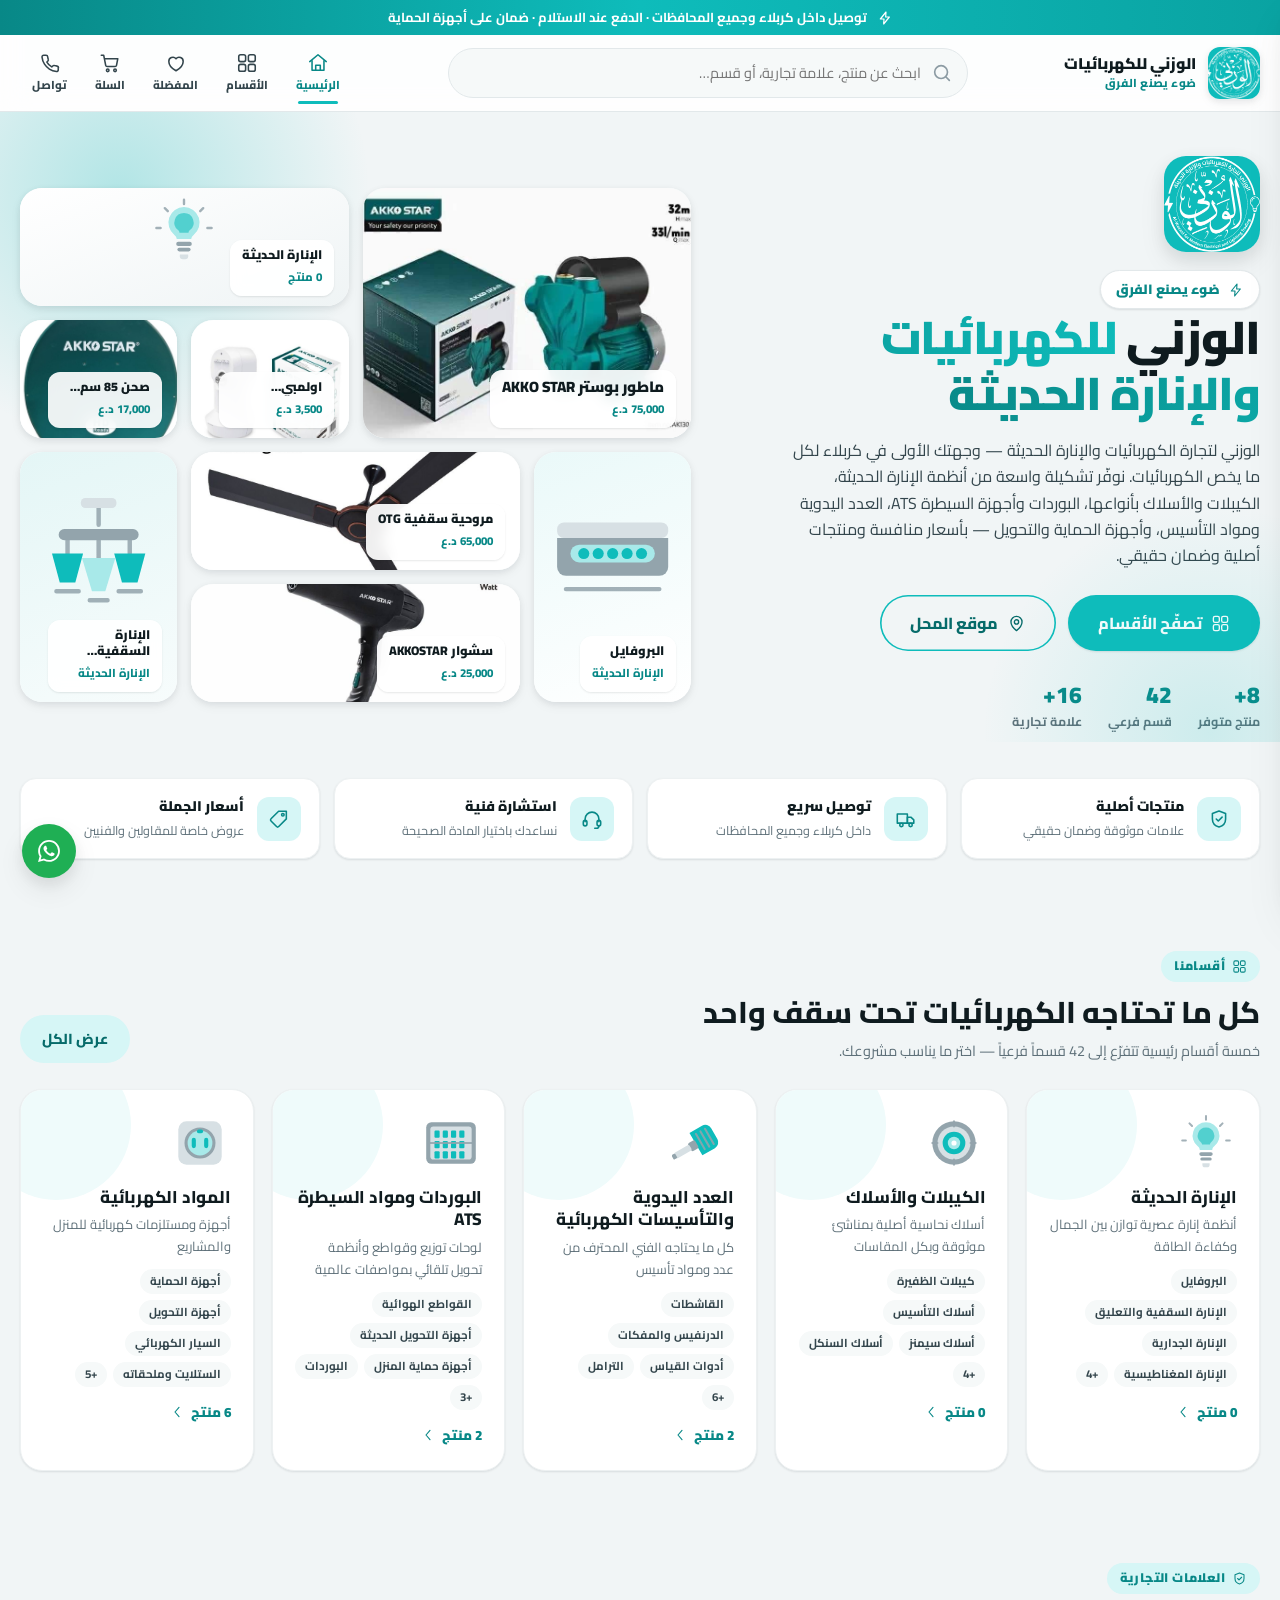
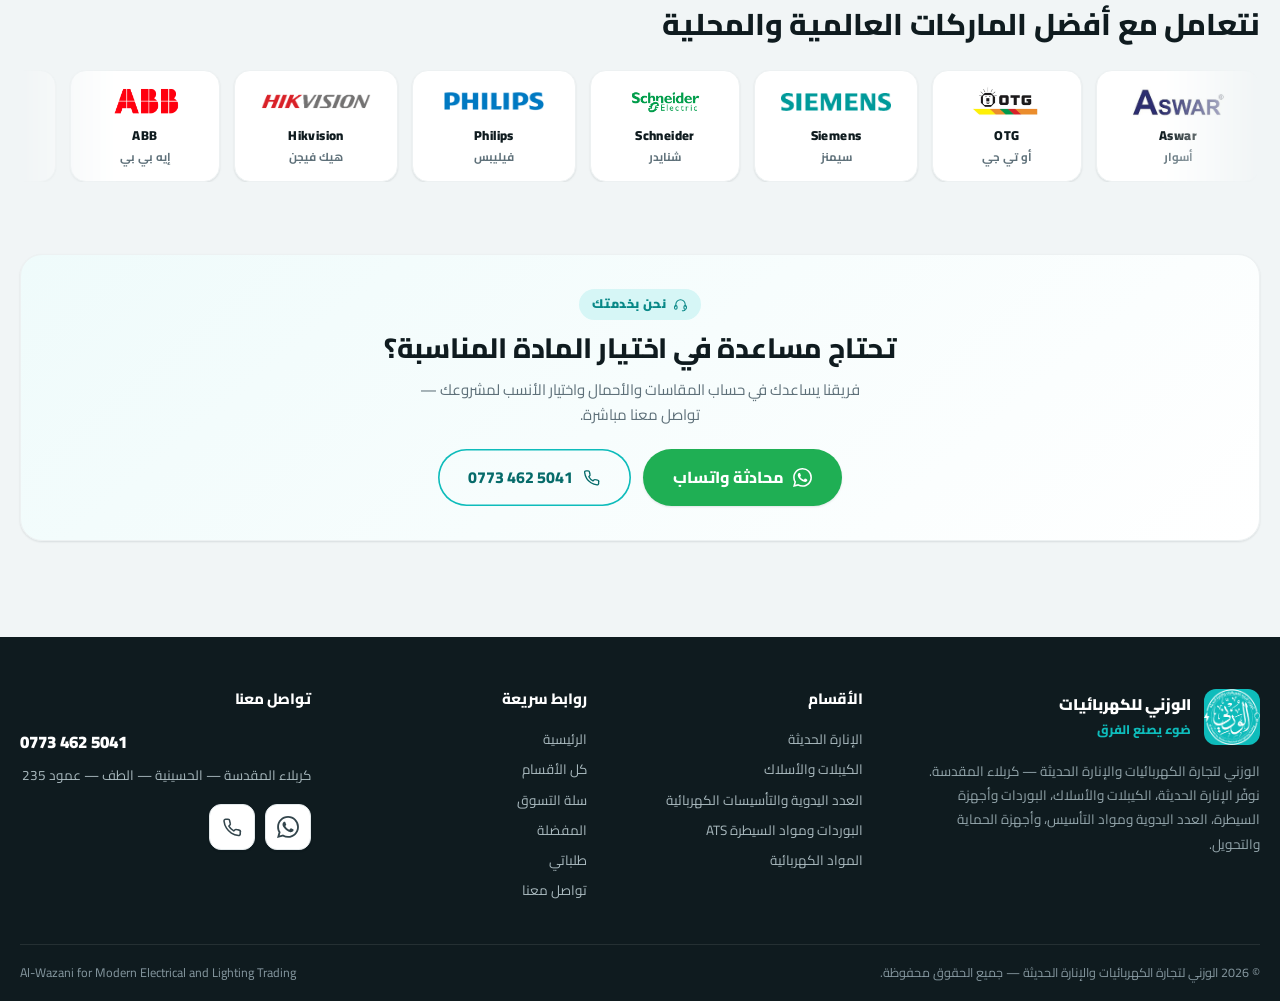
<file: index.html>
<!DOCTYPE html>
<html lang="ar" dir="rtl">
<head>
<meta charset="UTF-8">
<meta name="viewport" content="width=device-width, initial-scale=1, viewport-fit=cover">
<title>الوزني للكهربائيات والإنارة الحديثة — ضوء يصنع الفرق</title>
<meta name="description" content="متجر الوزني لتجارة الكهربائيات والإنارة الحديثة في كربلاء — إنارة حديثة، كيبلات وأسلاك، بوردات وأجهزة ATS، عدد يدوية ومواد تأسيس، وأجهزة حماية وتحويل بأسعار منافسة.">
<meta name="theme-color" content="#0EBCBB">
<link rel="icon" href="assets/img/favicon.png?v=3" type="image/png">
<link rel="apple-touch-icon" href="assets/img/pwa/apple-touch-180.png">
<link rel="manifest" href="manifest.json">
<meta name="mobile-web-app-capable" content="yes">
<meta name="apple-mobile-web-app-capable" content="yes">
<meta name="apple-mobile-web-app-status-bar-style" content="default">
<meta name="apple-mobile-web-app-title" content="الوزني">

<link rel="canonical" href="https://al-wazni-electrics.vercel.app/">
<meta property="og:type" content="website">
<meta property="og:site_name" content="الوزني للكهربائيات والإنارة الحديثة">
<meta property="og:locale" content="ar_IQ">
<meta property="og:url" content="https://al-wazni-electrics.vercel.app/">
<meta property="og:title" content="الوزني للكهربائيات والإنارة الحديثة — ضوء يصنع الفرق">
<meta property="og:description" content="كل ما يخص الكهربائيات في كربلاء: إنارة حديثة، كيبلات وأسلاك، بوردات وأجهزة ATS، عدد يدوية ومواد تأسيس، وأجهزة حماية وتحويل. توصيل لجميع المحافظات والدفع عند الاستلام.">
<meta property="og:image" content="https://al-wazni-electrics.vercel.app/assets/img/share.jpg">
<meta property="og:image:width" content="1200">
<meta property="og:image:height" content="630">
<meta property="og:image:alt" content="شعار الوزني لتجارة الكهربائيات والإنارة الحديثة">
<meta name="twitter:card" content="summary_large_image">
<meta name="twitter:title" content="الوزني للكهربائيات والإنارة الحديثة — ضوء يصنع الفرق">
<meta name="twitter:description" content="كل ما يخص الكهربائيات في كربلاء — توصيل لجميع المحافظات والدفع عند الاستلام.">
<meta name="twitter:image" content="https://al-wazni-electrics.vercel.app/assets/img/share.jpg">

<link rel="preconnect" href="https://fonts.googleapis.com">
<link rel="preconnect" href="https://fonts.gstatic.com" crossorigin>
<link rel="preload" as="style" href="https://fonts.googleapis.com/css2?family=Cairo:wght@400;600;700;800;900&display=swap">
<link rel="stylesheet" href="https://fonts.googleapis.com/css2?family=Cairo:wght@400;600;700;800;900&display=swap" media="print" onload="this.media='all'">
<noscript><link rel="stylesheet" href="https://fonts.googleapis.com/css2?family=Cairo:wght@400;600;700;800;900&display=swap"></noscript>
<link rel="stylesheet" href="assets/css/styles.css?v=12">
</head>
<body>

<!-- ================= الشريط العلوي ================= -->
<header class="topbar" id="topbar">
  <div class="announce">
    <svg class="ic" viewBox="0 0 24 24" fill="none" stroke="currentColor" stroke-width="1.8" stroke-linecap="round" stroke-linejoin="round"><path d="M13.5 3 5 13.5h5.5L10 21l8.5-10.5H13z"/></svg>
    <span>توصيل داخل كربلاء<span class="long"> وجميع المحافظات</span> · الدفع عند الاستلام<span class="long"> · ضمان على أجهزة الحماية</span></span>
  </div>
  <div class="wrap">
    <div class="topbar-in">
      <button class="ibtn menu-btn" id="menuBtn" aria-label="فتح القائمة">
        <svg class="ic" viewBox="0 0 24 24" fill="none" stroke="currentColor" stroke-width="1.8" stroke-linecap="round"><path d="M3.5 6.5h17M3.5 12h17M3.5 17.5h17"/></svg>
      </button>

      <a class="brand" href="#/" aria-label="الصفحة الرئيسية">
        <img class="brand-logo" src="assets/img/logo-sm.png?v=3" alt="شعار الوزني" width="52" height="52">
        <span class="brand-txt">
          <strong>الوزني للكهربائيات</strong>
          <span>ضوء يصنع الفرق</span>
        </span>
      </a>

      <div class="searchbar">
        <svg class="ic s-ic" viewBox="0 0 24 24" fill="none" stroke="currentColor" stroke-width="1.8" stroke-linecap="round"><circle cx="11" cy="11" r="7"/><path d="m20 20-3.6-3.6"/></svg>
        <input id="q" type="text" placeholder="ابحث عن منتج، علامة تجارية، أو قسم…" aria-label="بحث" autocomplete="off">
        <button class="s-clear" id="sClear" aria-label="مسح البحث">
          <svg class="ic" viewBox="0 0 24 24" fill="none" stroke="currentColor" stroke-width="1.8" stroke-linecap="round"><path d="m6 6 12 12M18 6 6 18"/></svg>
        </button>
        <div class="suggest" id="suggest" role="listbox"></div>
      </div>

      <nav class="navicons" aria-label="التنقل الرئيسي">
        <a class="navlink" data-nav="home" href="#/">
          <svg class="ic" viewBox="0 0 24 24" fill="none" stroke="currentColor" stroke-width="1.7" stroke-linecap="round" stroke-linejoin="round"><path d="M3 10.5 12 3l9 7.5"/><path d="M5.5 9.5V20h13V9.5"/><path d="M9.5 20v-5.5h5V20"/></svg>
          <span>الرئيسية</span>
        </a>
        <a class="navlink" data-nav="cats" href="#/categories">
          <svg class="ic" viewBox="0 0 24 24" fill="none" stroke="currentColor" stroke-width="1.7" stroke-linejoin="round"><rect x="3" y="3" width="7.5" height="7.5" rx="2"/><rect x="13.5" y="3" width="7.5" height="7.5" rx="2"/><rect x="3" y="13.5" width="7.5" height="7.5" rx="2"/><rect x="13.5" y="13.5" width="7.5" height="7.5" rx="2"/></svg>
          <span>الأقسام</span>
        </a>
        <a class="navlink" data-nav="fav" href="#/fav">
          <svg class="ic" viewBox="0 0 24 24" fill="none" stroke="currentColor" stroke-width="1.7" stroke-linejoin="round"><path d="M12 20.5s-7.8-4.6-7.8-10A4.4 4.4 0 0 1 12 7.4a4.4 4.4 0 0 1 7.8 3.1c0 5.4-7.8 10-7.8 10z"/></svg>
          <span>المفضلة</span>
          <b class="count" id="favCount" data-n="0">0</b>
        </a>
        <a class="navlink" data-nav="cart" href="#/cart">
          <svg class="ic" viewBox="0 0 24 24" fill="none" stroke="currentColor" stroke-width="1.7" stroke-linecap="round" stroke-linejoin="round"><circle cx="9.5" cy="20" r="1.4"/><circle cx="17.5" cy="20" r="1.4"/><path d="M2.5 3.5h2.6l2.2 11a1.6 1.6 0 0 0 1.6 1.3h8.6a1.6 1.6 0 0 0 1.6-1.3l1.4-7.2H6.2"/></svg>
          <span>السلة</span>
          <b class="count" id="cartCount" data-n="0">0</b>
        </a>
        <a class="navlink" data-nav="contact" href="#/contact">
          <svg class="ic" viewBox="0 0 24 24" fill="none" stroke="currentColor" stroke-width="1.7" stroke-linejoin="round"><path d="M21 16.9v2.6a1.8 1.8 0 0 1-2 1.8 17.6 17.6 0 0 1-7.7-2.7 17.3 17.3 0 0 1-5.3-5.3A17.6 17.6 0 0 1 3.3 5.6 1.8 1.8 0 0 1 5.1 3.6h2.6a1.8 1.8 0 0 1 1.8 1.6c.1 1 .3 1.9.6 2.8a1.8 1.8 0 0 1-.4 1.9l-1.1 1.1a14 14 0 0 0 5.3 5.3l1.1-1.1a1.8 1.8 0 0 1 1.9-.4c.9.3 1.8.5 2.8.6a1.8 1.8 0 0 1 1.6 1.8z"/></svg>
          <span>تواصل</span>
        </a>
      </nav>
    </div>
  </div>
</header>

<!-- ================= القائمة الجانبية ================= -->
<div class="overlay" id="overlay"></div>
<aside class="drawer" id="drawer" aria-label="قائمة الأقسام">
  <div class="drawer-head">
    <img src="assets/img/logo-sm.png?v=3" alt="" width="46" height="46">
    <div style="flex:1">
      <b>الوزني للكهربائيات</b>
      <small>ضوء يصنع الفرق</small>
    </div>
    <button class="ibtn" data-dclose aria-label="إغلاق">
      <svg class="ic" viewBox="0 0 24 24" fill="none" stroke="currentColor" stroke-width="1.8" stroke-linecap="round"><path d="m6 6 12 12M18 6 6 18"/></svg>
    </button>
  </div>
  <div class="drawer-body" id="drawerBody"></div>
  <div class="drawer-foot">
    <a class="btn btn-sm btn-tonal" href="#/orders" data-dclose>طلباتي</a>
    <a class="btn btn-sm btn-ghost" href="#/contact" data-dclose>تواصل معنا</a>
  </div>
</aside>

<!-- ================= المحتوى ================= -->
<main id="app"></main>

<!-- ================= التذييل ================= -->
<footer class="footer">
  <div class="wrap">
    <div class="foot-grid">
      <div>
        <div class="foot-brand">
          <img src="assets/img/logo-sm.png?v=3" alt="" width="56" height="56">
          <div><b>الوزني للكهربائيات</b><span>ضوء يصنع الفرق</span></div>
        </div>
        <p class="about">الوزني لتجارة الكهربائيات والإنارة الحديثة — كربلاء المقدسة. نوفّر الإنارة الحديثة، الكيبلات والأسلاك، البوردات وأجهزة السيطرة، العدد اليدوية ومواد التأسيس، وأجهزة الحماية والتحويل.</p>
      </div>
      <div>
        <h4>الأقسام</h4>
        <div id="footCats"></div>
      </div>
      <div>
        <h4>روابط سريعة</h4>
        <div id="footLinks"></div>
      </div>
      <div>
        <h4>تواصل معنا</h4>
        <a href="tel:07734625041" dir="ltr" style="font-size:17px;font-weight:900;color:#fff">0773 462 5041</a>
        <a href="#/contact">كربلاء المقدسة — الحسينية — الطف — عمود 235</a>
        <div class="socials" style="margin-top:14px">
          <a class="soc wa" href="https://wa.me/9647734625041" target="_blank" rel="noopener" aria-label="واتساب">
            <svg class="ic" viewBox="0 0 24 24" fill="currentColor" stroke="none"><path d="M17.47 14.38c-.3-.15-1.76-.87-2.03-.97-.27-.1-.47-.15-.67.15-.2.3-.77.97-.94 1.16-.17.2-.35.22-.64.08-.3-.15-1.26-.47-2.39-1.48-.89-.79-1.48-1.76-1.66-2.06-.17-.3-.02-.46.13-.61.14-.13.3-.35.45-.52.15-.17.2-.3.3-.5.1-.2.05-.37-.03-.52-.07-.15-.67-1.61-.91-2.21-.24-.58-.49-.5-.67-.51h-.57c-.2 0-.52.07-.8.37-.27.3-1.04 1.02-1.04 2.48s1.07 2.87 1.22 3.07c.15.2 2.1 3.2 5.08 4.49.7.3 1.26.49 1.69.62.71.23 1.36.2 1.87.12.57-.09 1.76-.72 2.01-1.41.25-.7.25-1.29.17-1.42-.07-.12-.27-.2-.57-.34m-5.42 7.4h-.01a9.87 9.87 0 0 1-5.03-1.38l-.36-.21-3.74.98 1-3.65-.24-.37a9.86 9.86 0 0 1-1.51-5.26c0-5.45 4.44-9.89 9.89-9.89 2.64 0 5.12 1.03 6.99 2.9a9.83 9.83 0 0 1 2.89 6.99c0 5.45-4.44 9.89-9.88 9.89M20.46 3.49A11.82 11.82 0 0 0 12.05 0C5.5 0 .16 5.34.16 11.89c0 2.1.55 4.14 1.59 5.95L.06 24l6.3-1.65a11.88 11.88 0 0 0 5.69 1.45c6.55 0 11.89-5.34 11.89-11.89 0-3.18-1.24-6.17-3.48-8.42"/></svg>
          </a>
          <a class="soc" href="tel:07734625041" aria-label="اتصال">
            <svg class="ic" viewBox="0 0 24 24" fill="none" stroke="currentColor" stroke-width="1.7" stroke-linejoin="round"><path d="M21 16.9v2.6a1.8 1.8 0 0 1-2 1.8 17.6 17.6 0 0 1-7.7-2.7 17.3 17.3 0 0 1-5.3-5.3A17.6 17.6 0 0 1 3.3 5.6 1.8 1.8 0 0 1 5.1 3.6h2.6a1.8 1.8 0 0 1 1.8 1.6c.1 1 .3 1.9.6 2.8a1.8 1.8 0 0 1-.4 1.9l-1.1 1.1a14 14 0 0 0 5.3 5.3l1.1-1.1a1.8 1.8 0 0 1 1.9-.4c.9.3 1.8.5 2.8.6a1.8 1.8 0 0 1 1.6 1.8z"/></svg>
          </a>
        </div>
      </div>
    </div>
    <div class="foot-bot">
      <span>© <span data-year></span> الوزني لتجارة الكهربائيات والإنارة الحديثة — جميع الحقوق محفوظة.</span>
      <span>Al-Wazani for Modern Electrical and Lighting Trading</span>
    </div>
  </div>
</footer>

<!-- ================= عناصر عائمة ================= -->
<div class="fab">
  <button class="top" id="toTop" aria-label="العودة للأعلى">
    <svg class="ic" viewBox="0 0 24 24" fill="none" stroke="currentColor" stroke-width="1.9" stroke-linecap="round" stroke-linejoin="round"><path d="m5 15 7-7 7 7"/></svg>
  </button>
  <a class="wa" href="https://wa.me/9647734625041" target="_blank" rel="noopener" aria-label="واتساب">
    <svg class="ic" viewBox="0 0 24 24" fill="currentColor" stroke="none"><path d="M17.47 14.38c-.3-.15-1.76-.87-2.03-.97-.27-.1-.47-.15-.67.15-.2.3-.77.97-.94 1.16-.17.2-.35.22-.64.08-.3-.15-1.26-.47-2.39-1.48-.89-.79-1.48-1.76-1.66-2.06-.17-.3-.02-.46.13-.61.14-.13.3-.35.45-.52.15-.17.2-.3.3-.5.1-.2.05-.37-.03-.52-.07-.15-.67-1.61-.91-2.21-.24-.58-.49-.5-.67-.51h-.57c-.2 0-.52.07-.8.37-.27.3-1.04 1.02-1.04 2.48s1.07 2.87 1.22 3.07c.15.2 2.1 3.2 5.08 4.49.7.3 1.26.49 1.69.62.71.23 1.36.2 1.87.12.57-.09 1.76-.72 2.01-1.41.25-.7.25-1.29.17-1.42-.07-.12-.27-.2-.57-.34m-5.42 7.4h-.01a9.87 9.87 0 0 1-5.03-1.38l-.36-.21-3.74.98 1-3.65-.24-.37a9.86 9.86 0 0 1-1.51-5.26c0-5.45 4.44-9.89 9.89-9.89 2.64 0 5.12 1.03 6.99 2.9a9.83 9.83 0 0 1 2.89 6.99c0 5.45-4.44 9.89-9.88 9.89M20.46 3.49A11.82 11.82 0 0 0 12.05 0C5.5 0 .16 5.34.16 11.89c0 2.1.55 4.14 1.59 5.95L.06 24l6.3-1.65a11.88 11.88 0 0 0 5.69 1.45c6.55 0 11.89-5.34 11.89-11.89 0-3.18-1.24-6.17-3.48-8.42"/></svg>
  </a>
</div>

<div class="modal" id="modal" role="dialog" aria-modal="true">
  <div class="modal-bg"></div>
  <div class="modal-card" id="modalBody"></div>
</div>
<div class="toasts" id="toasts" aria-live="polite"></div>

<script src="assets/js/data.js?v=10"></script>
<script src="assets/js/icons.js?v=12"></script>
<script src="assets/js/orders.js?v=10"></script>
<script src="assets/js/store.js?v=10"></script>
<script src="assets/js/app.js?v=12"></script>
<script>
/* تسجيل عامل الخدمة — يمنح التثبيت على الشاشة الرئيسية والعمل بلا إنترنت.
   الفشل هنا لا يعني شيئاً للزائر، فالموقع يعمل كاملاً بدونه. */
if('serviceWorker' in navigator){
  addEventListener('load', () => navigator.serviceWorker.register('/sw.js').catch(() => {}));
}
</script>
</body>
</html>
</file>
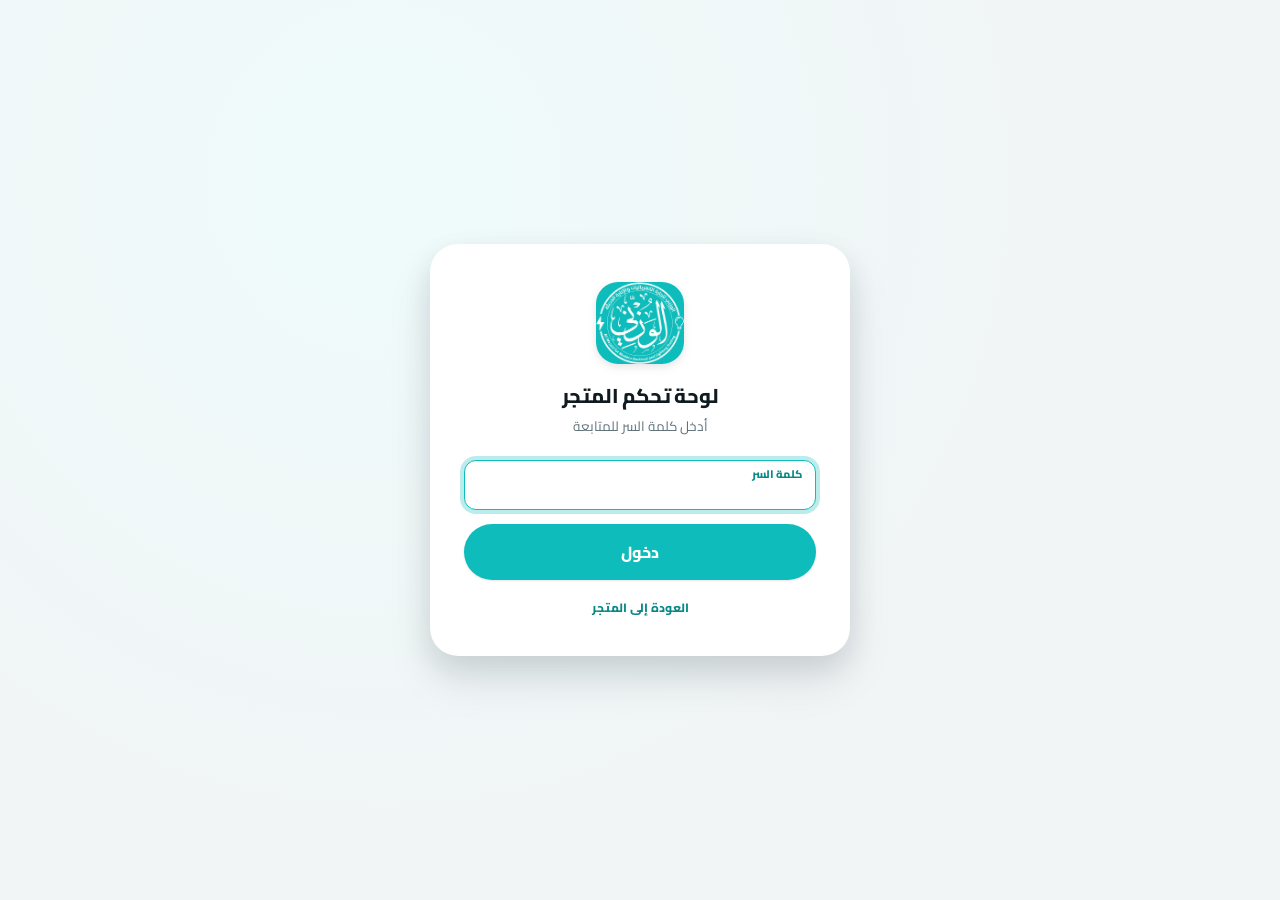
<file: admin.html>
<!DOCTYPE html>
<html lang="ar" dir="rtl">
<head>
<meta charset="UTF-8">
<meta name="viewport" content="width=device-width, initial-scale=1, viewport-fit=cover">
<title>لوحة التحكم</title>
<meta name="robots" content="noindex, nofollow">
<meta name="theme-color" content="#0EBCBB">
<link rel="icon" href="assets/img/favicon.png?v=3" type="image/png">
<link rel="apple-touch-icon" href="assets/img/pwa/admin-apple-180.png">
<link rel="manifest" href="manifest-admin.json">
<meta name="mobile-web-app-capable" content="yes">
<meta name="apple-mobile-web-app-capable" content="yes">
<meta name="apple-mobile-web-app-status-bar-style" content="default">
<meta name="apple-mobile-web-app-title" content="لوحة الوزني">
<link rel="preconnect" href="https://fonts.googleapis.com">
<link rel="preconnect" href="https://fonts.gstatic.com" crossorigin>
<link rel="stylesheet" href="https://fonts.googleapis.com/css2?family=Cairo:wght@400;600;700;800;900&display=swap" media="print" onload="this.media='all'">
<link rel="stylesheet" href="assets/css/styles.css?v=12">
<link rel="stylesheet" href="assets/css/admin.css?v=12">
</head>
<body>

<!-- ===== شاشة القفل ===== -->
<div class="lock" id="lock" style="display:none">
  <div class="lock-card" id="lockCard">
    <img src="assets/img/logo.png?v=3" data-shop-logo alt="شعار المتجر" width="88" height="82">
    <h1>لوحة تحكم المتجر</h1>
    <p>أدخل كلمة السر للمتابعة</p>
    <form id="lockForm">
      <div class="field">
        <input id="lockPass" type="password" placeholder=" " autocomplete="current-password">
        <label for="lockPass">كلمة السر</label>
      </div>
      <button class="btn btn-lg btn-block" type="submit">دخول</button>
    </form>
    <p style="margin-top:18px;margin-bottom:0;font-size:12px">
      <a href="index.html" style="color:var(--brand-700);font-weight:800">العودة إلى المتجر</a>
    </p>
  </div>
</div>

<!-- ===== اللوحة ===== -->
<div id="adm" style="display:none">
  <header class="adm-bar">
    <div class="wrap">
      <div class="adm-bar-in">
        <img src="assets/img/logo-sm.png?v=3" alt="" width="44" height="44">
        <h1>لوحة تحكم المتجر <small id="admShopName"></small></h1>
        <span class="dirty-dot" title="توجد تغييرات غير منشورة"></span>
        <div class="adm-actions">
          <button class="btn btn-sm btn-tonal" id="btnPreview">معاينة المتجر</button>
          <button class="btn btn-sm btn-ghost" id="btnDiscard">تجاهل التغييرات</button>
          <a class="btn btn-sm btn-ghost" href="index.html">المتجر</a>
          <button class="btn btn-sm btn-ghost" id="btnLock">قفل</button>
        </div>
      </div>
      <nav class="tabs">
        <button class="tab on" data-tab="products">المنتجات <span class="n" id="tabPCount">0</span></button>
        <button class="tab" data-tab="cats">الأقسام <span class="n" id="tabCCount">0</span></button>
        <button class="tab" data-tab="brands">العلامات التجارية <span class="n" id="tabBCount">0</span></button>
        <button class="tab" data-tab="settings">إعدادات المحل</button>
        <button class="tab" data-tab="orders">الطلبات <span class="n hot" id="tabOCount" style="display:none">0</span></button>
        <button class="tab" data-tab="publish">النشر</button>
      </nav>
    </div>
  </header>

  <main class="wrap">
    <!-- المنتجات -->
    <section class="pane on" id="pane-products">
      <div class="adm-head">
        <div><h2>المنتجات</h2><p><span id="pCount">0</span> مادة معروضة — اضغط على أي مادة لتعديلها.</p></div>
        <button class="btn" id="addProduct">إضافة مادة جديدة</button>
      </div>
      <div class="adm-tools" id="pTools"></div>
      <div class="bulkbar" id="bulkBar"></div>
      <div class="tbl" id="pTable"></div>
    </section>

    <!-- الأقسام -->
    <section class="pane" id="pane-cats">
      <div class="adm-head">
        <div><h2>الأقسام</h2><p>أضف أقساماً رئيسية وفرعية حسب الحاجة — تظهر فوراً في الشريط العلوي والقائمة الجانبية.</p></div>
        <button class="btn" id="addCat">إضافة قسم رئيسي</button>
      </div>
      <div class="note note-info">
        <svg class="ic" viewBox="0 0 24 24" fill="none" stroke="currentColor" stroke-width="1.8" stroke-linecap="round"><path d="M13.5 3 5 13.5h5.5L10 21l8.5-10.5H13z"/></svg>
        <span>المادة الواحدة يمكن أن تنتمي لعدة أقسام. عند حذف قسم لا تُحذف المواد، بل يُزال ارتباطها به فقط.</span>
      </div>
      <div id="cList"></div>
    </section>

    <!-- العلامات -->
    <section class="pane" id="pane-brands">
      <div class="adm-head">
        <div><h2>العلامات التجارية</h2><p>تظهر في الشريط المتحرك بالصفحة الرئيسية وفي فلتر المنتجات.</p></div>
        <button class="btn" id="addBrand">إضافة علامة</button>
      </div>
      <div class="note note-info">
        <svg class="ic" viewBox="0 0 24 24" fill="none" stroke="currentColor" stroke-width="1.8" stroke-linecap="round"><path d="M13.5 3 5 13.5h5.5L10 21l8.5-10.5H13z"/></svg>
        <span>احذف العلامات التي لا تتعامل بها، وأضف شعاراً لكل علامة عندك — يظهر في الشريط المتحرك بالصفحة الرئيسية.</span>
      </div>
      <div class="bulkbar" id="bulkBarB"></div>
      <div class="panel"><div class="panel-b">
        <label class="cbx" style="margin-bottom:10px"><input type="checkbox" id="bSelAll"><span>تحديد كل العلامات</span></label>
        <div id="bList"></div>
      </div></div>
    </section>

    <!-- الإعدادات -->
    <section class="pane" id="pane-settings">
      <div class="adm-head"><div><h2>إعدادات المحل</h2><p>الاسم، الأرقام، الموقع على الخريطة، أوقات الدوام، ورسوم التوصيل.</p></div></div>
      <div class="panel"><div class="panel-b" id="setForm"></div></div>
    </section>

    <!-- الطلبات -->
    <section class="pane" id="pane-orders">
      <div class="adm-head"><div><h2>الطلبات</h2>
        <p>طلبات الزبائن تصل هنا مباشرة — اقبلها أو ارفضها وأضف تعليقاً يراه الزبون في صفحة طلبه.</p></div></div>
      <div id="ordBody"></div>
    </section>

    <!-- النشر -->
    <section class="pane" id="pane-publish">
      <div class="adm-head"><div><h2>نشر التغييرات</h2><p>التعديلات محفوظة على هذا الجهاز فقط حتى تنشرها.</p></div></div>
      <div id="pubBody"></div>
    </section>
  </main>
</div>

<!-- ===== نافذة التحرير ===== -->
<div class="sheet" id="sheet" role="dialog" aria-modal="true">
  <div class="sheet-bg"></div>
  <div class="sheet-card">
    <div class="sheet-h">
      <h3 id="sheetTitle"></h3>
      <button class="ibtn" data-x aria-label="إغلاق">
        <svg class="ic" viewBox="0 0 24 24" fill="none" stroke="currentColor" stroke-width="1.8" stroke-linecap="round"><path d="m6 6 12 12M18 6 6 18"/></svg>
      </button>
    </div>
    <div class="sheet-b" id="sheetBody"></div>
    <div class="sheet-f" id="sheetFoot"></div>
  </div>
</div>

<div class="toasts" id="toasts" aria-live="polite"></div>

<script src="assets/js/data.js?v=10"></script>
<script src="assets/js/icons.js?v=12"></script>
<script src="assets/js/orders.js?v=10"></script>
<script src="assets/js/admin.js?v=12"></script>
<script>
/* تسجيل عامل الخدمة — يمنح التثبيت على الشاشة الرئيسية والعمل بلا إنترنت.
   الفشل هنا لا يعني شيئاً للزائر، فالموقع يعمل كاملاً بدونه. */
if('serviceWorker' in navigator){
  addEventListener('load', () => navigator.serviceWorker.register('/sw.js').catch(() => {}));
}
</script>
</body>
</html>
</file>
<file: assets/css/styles.css>
/* =========================================================
   نظام التصميم (Material Design · SaaS) — عدّل ألوان الهوية في :root أدناه
   ========================================================= */

/* ---------- 1) الرموز التصميمية ---------- */
:root{
  /* لون الشعار (فيروزي) */
  --brand:#0EBCBB;
  --brand-600:#0AA3A2;
  --brand-700:#088887;
  --brand-800:#066B6A;
  --brand-100:#D6F6F6;
  --brand-50:#EFFBFB;
  --brand-glow:rgba(14,188,187,.28);

  /* الرصاصي */
  --ink:#0F1B1F;
  --ink-2:#33454C;
  --grey:#5E7079;
  --grey-2:#8C9BA3;
  --line:#E2E8EA;
  --line-2:#EDF1F2;
  --surface:#FFFFFF;
  --surface-2:#F6F9F9;
  --bg:#F1F5F6;

  --ok:#15A66B; --warn:#E8A317; --danger:#E5484D;

  /* أنصاف الأقطار — سلّم موحّد */
  --r-xs:8px; --r-sm:12px; --r:16px; --r-lg:22px; --r-xl:28px; --r-pill:999px;

  /* الظلال (Material elevation) */
  --e1:0 1px 2px rgba(15,27,31,.06), 0 1px 3px rgba(15,27,31,.05);
  --e2:0 2px 6px rgba(15,27,31,.07), 0 4px 12px rgba(15,27,31,.05);
  --e3:0 6px 16px rgba(15,27,31,.08), 0 12px 28px rgba(15,27,31,.07);
  --e4:0 12px 28px rgba(15,27,31,.10), 0 24px 48px rgba(15,27,31,.09);
  --e-brand:0 8px 22px var(--brand-glow);

  /* الحركة */
  --ease:cubic-bezier(.2,0,0,1);
  --ease-out:cubic-bezier(.05,.7,.1,1);
  --t-fast:.16s; --t:.26s; --t-slow:.42s;

  --header-h:76px;
  --maxw:1280px;
}

/* ---------- 2) إعادة الضبط ---------- */
*,*::before,*::after{box-sizing:border-box}
html{-webkit-text-size-adjust:100%;scroll-behavior:smooth}
body{
  margin:0;font-family:'Cairo','Tajawal','Segoe UI',system-ui,-apple-system,'Noto Naskh Arabic',sans-serif;
  background:var(--bg);color:var(--ink);line-height:1.65;font-size:15px;
  -webkit-font-smoothing:antialiased;overflow-x:hidden;
}
img{max-width:100%;display:block}
button,input,select,textarea{font:inherit;color:inherit}
button{cursor:pointer;border:0;background:none}
a{color:inherit;text-decoration:none}
ul,ol{margin:0;padding:0;list-style:none}
h1,h2,h3,h4{margin:0;line-height:1.35;font-weight:800;letter-spacing:-.2px}
p{margin:0}
:focus-visible{outline:3px solid var(--brand);outline-offset:2px;border-radius:var(--r-xs)}
::selection{background:var(--brand-100);color:var(--brand-800)}

/* شريط التمرير */
::-webkit-scrollbar{width:10px;height:10px}
::-webkit-scrollbar-track{background:var(--surface-2)}
::-webkit-scrollbar-thumb{background:#CBD6DA;border-radius:var(--r-pill);border:2px solid var(--surface-2)}
::-webkit-scrollbar-thumb:hover{background:var(--brand)}

.wrap{max-width:var(--maxw);margin-inline:auto;padding-inline:20px}
.ic{width:22px;height:22px;flex:none}
.sr{position:absolute;width:1px;height:1px;padding:0;margin:-1px;overflow:hidden;clip:rect(0 0 0 0);white-space:nowrap;border:0}

/* ---------- 3) الأزرار ---------- */
.btn{
  --bg-c:var(--brand);--fg-c:#fff;
  position:relative;display:inline-flex;align-items:center;justify-content:center;gap:9px;
  padding:12px 22px;border-radius:var(--r-pill);background:var(--bg-c);color:var(--fg-c);
  font-weight:800;font-size:14.5px;overflow:hidden;isolation:isolate;
  transition:transform var(--t) var(--ease),box-shadow var(--t) var(--ease),background var(--t) var(--ease),filter var(--t) var(--ease);
  box-shadow:var(--e1);white-space:nowrap;
}
.btn::after{content:'';position:absolute;inset:0;background:#fff;opacity:0;transition:opacity var(--t) var(--ease);z-index:-1}
.btn:hover{transform:translateY(-2px);box-shadow:var(--e-brand)}
.btn:hover::after{opacity:.12}
.btn:active{transform:translateY(0) scale(.98);box-shadow:var(--e1)}
.btn .ic{width:19px;height:19px}
.btn-lg{padding:15px 30px;font-size:16px}
.btn-sm{padding:9px 16px;font-size:13.5px}
.btn-tonal{--bg-c:var(--brand-100);--fg-c:var(--brand-800);box-shadow:none}
.btn-tonal:hover{box-shadow:var(--e2)}
.btn-ghost{--bg-c:transparent;--fg-c:var(--ink-2);box-shadow:none}
.btn-ghost:hover{--bg-c:var(--surface-2);box-shadow:none;transform:translateY(-1px)}
.btn-outline{--bg-c:transparent;--fg-c:var(--brand-800);box-shadow:inset 0 0 0 1.6px var(--brand);}
.btn-outline:hover{--bg-c:var(--brand-50);box-shadow:inset 0 0 0 1.6px var(--brand),var(--e2)}
.btn-dark{--bg-c:var(--ink);--fg-c:#fff}
.btn-danger{--bg-c:#FDECEC;--fg-c:var(--danger);box-shadow:none}
.btn-block{width:100%}
.btn[disabled]{opacity:.5;pointer-events:none}
.btn.wa{--bg-c:#1FAF54}

/* الأثر الدائري (ripple) */
.rp{position:absolute;border-radius:50%;background:currentColor;opacity:.28;transform:scale(0);
  animation:rp .55s var(--ease-out) forwards;pointer-events:none;z-index:-1}
@keyframes rp{to{transform:scale(2.6);opacity:0}}

/* زر أيقوني */
.ibtn{
  display:inline-grid;place-items:center;width:42px;height:42px;border-radius:var(--r-pill);
  color:var(--ink-2);position:relative;overflow:hidden;isolation:isolate;
  transition:background var(--t) var(--ease),color var(--t) var(--ease),transform var(--t) var(--ease);
}
.ibtn:hover{background:var(--brand-50);color:var(--brand-700);transform:translateY(-2px)}
.ibtn:active{transform:scale(.94)}

/* ---------- 4) الشريط العلوي ---------- */
.topbar{position:sticky;top:0;z-index:60;background:rgba(255,255,255,.88);backdrop-filter:blur(14px) saturate(1.6);
  border-bottom:1px solid var(--line);transition:box-shadow var(--t) var(--ease)}
.topbar.stuck{box-shadow:var(--e2)}
.announce{background:linear-gradient(90deg,var(--brand-700),var(--brand),var(--brand-600));color:#fff;
  font-size:13px;font-weight:700;text-align:center;padding:7px 16px;display:flex;align-items:center;justify-content:center;gap:10px}
.announce .ic{width:16px;height:16px}
.topbar-in{display:flex;align-items:center;gap:14px;height:var(--header-h)}
.brand{display:flex;align-items:center;gap:12px;flex:none}
.brand-logo{width:52px;height:52px;border-radius:var(--r-sm);object-fit:cover;box-shadow:var(--e2);
  transition:transform var(--t) var(--ease),box-shadow var(--t) var(--ease)}
.brand:hover .brand-logo{transform:rotate(-4deg) scale(1.06);box-shadow:var(--e-brand)}
.brand-txt strong{display:block;font-size:15.5px;font-weight:900;line-height:1.25;color:var(--ink)}
.brand-txt span{display:block;font-size:11.5px;color:var(--brand-700);font-weight:800;letter-spacing:.2px}

.searchbar{flex:1;position:relative;max-width:520px;margin-inline:auto}
.searchbar input{
  width:100%;padding:12px 46px 12px 42px;border-radius:var(--r-pill);border:1.6px solid var(--line);
  background:var(--surface-2);font-size:14.5px;transition:border-color var(--t) var(--ease),background var(--t) var(--ease),box-shadow var(--t) var(--ease)}
.searchbar input:focus{outline:none;border-color:var(--brand);background:#fff;box-shadow:0 0 0 4px var(--brand-glow)}
.searchbar .s-ic{position:absolute;inset-inline-start:15px;top:50%;transform:translateY(-50%);color:var(--grey-2);pointer-events:none}
.searchbar .s-clear{position:absolute;inset-inline-end:8px;top:50%;transform:translateY(-50%);width:30px;height:30px;
  display:none;place-items:center;border-radius:50%;color:var(--grey)}
.searchbar .s-clear:hover{background:var(--line-2)}
.searchbar.has .s-clear{display:grid}

.suggest{position:absolute;top:calc(100% + 10px);inset-inline:0;background:#fff;border-radius:var(--r);
  box-shadow:var(--e4);border:1px solid var(--line);overflow:hidden;z-index:70;max-height:60vh;overflow-y:auto;
  opacity:0;visibility:hidden;transform:translateY(-8px);transition:all var(--t) var(--ease)}
.suggest.open{opacity:1;visibility:visible;transform:none}
.sg{display:flex;align-items:center;gap:12px;padding:10px 14px;transition:background var(--t-fast) var(--ease);cursor:pointer}
.sg:hover,.sg.on{background:var(--brand-50)}
.sg .thumb{width:44px;height:44px;border-radius:var(--r-xs);background:var(--surface-2);display:grid;place-items:center;flex:none;overflow:hidden}
.sg .thumb .art,.sg .thumb img{width:100%;height:100%;object-fit:cover}
.sg b{font-size:13.5px;font-weight:700;display:block}
.sg small{color:var(--grey);font-size:12px}
.sg .pr{margin-inline-start:auto;color:var(--brand-700);font-weight:900;font-size:13.5px;white-space:nowrap}

.navicons{display:flex;align-items:center;gap:4px;flex:none}
.navlink{position:relative;display:flex;flex-direction:column;align-items:center;gap:2px;padding:8px 12px;
  border-radius:var(--r-sm);color:var(--ink-2);font-size:11.5px;font-weight:800;
  transition:color var(--t) var(--ease),background var(--t) var(--ease),transform var(--t) var(--ease)}
.navlink:hover{background:var(--brand-50);color:var(--brand-700);transform:translateY(-2px)}
.navlink.active{color:var(--brand-700)}
.navlink.active::after{content:'';position:absolute;bottom:-1px;inset-inline:14px;height:3px;border-radius:var(--r-pill);background:var(--brand)}
.count{position:absolute;top:2px;inset-inline-end:6px;min-width:19px;height:19px;padding:0 5px;border-radius:var(--r-pill);
  background:var(--brand);color:#fff;font-size:11px;font-weight:900;display:grid;place-items:center;
  box-shadow:0 0 0 2.5px #fff;transition:transform var(--t) var(--ease)}
.count:empty,.count[data-n="0"]{display:none}
.count.pop{animation:pop .45s var(--ease-out)}
@keyframes pop{0%{transform:scale(.4)}55%{transform:scale(1.32)}100%{transform:scale(1)}}
.menu-btn{display:none}

/* ---------- 5) القائمة الجانبية ---------- */
.overlay{position:fixed;inset:0;background:rgba(15,27,31,.5);backdrop-filter:blur(3px);z-index:80;
  opacity:0;visibility:hidden;transition:opacity var(--t) var(--ease),visibility var(--t)}
.overlay.open{opacity:1;visibility:visible}
.drawer{position:fixed;inset-block:0;inset-inline-start:0;width:min(330px,86vw);background:#fff;z-index:90;
  transform:translateX(var(--dx,-104%));transition:transform var(--t-slow) var(--ease);display:flex;flex-direction:column;box-shadow:var(--e4)}
html[dir=rtl] .drawer{--dx:104%}
.drawer.open{transform:none}
.drawer-head{display:flex;align-items:center;gap:12px;padding:16px 18px;border-bottom:1px solid var(--line);background:var(--brand-50)}
.drawer-head img{width:46px;height:46px;border-radius:var(--r-xs);box-shadow:var(--e1)}
.drawer-head b{font-size:14.5px;display:block;font-weight:900}
.drawer-head small{color:var(--brand-700);font-weight:800;font-size:11.5px}
.drawer-body{flex:1;overflow-y:auto;padding:12px 10px 24px;overscroll-behavior:contain}
.dgroup{margin-bottom:4px}
.dhead{display:flex;align-items:center;gap:11px;width:100%;padding:12px 14px;border-radius:var(--r-sm);
  font-weight:800;font-size:14px;color:var(--ink);text-align:start;transition:background var(--t) var(--ease),color var(--t) var(--ease)}
.dhead:hover{background:var(--brand-50);color:var(--brand-700)}
.dhead .art{width:26px;height:26px;flex:none}
.dhead .cv{margin-inline-start:auto;transition:transform var(--t) var(--ease);color:var(--grey-2)}
.dgroup.open .dhead{background:var(--brand-50);color:var(--brand-700)}
.dgroup.open .cv{transform:rotate(180deg)}
.dsubs{display:grid;grid-template-rows:0fr;transition:grid-template-rows var(--t-slow) var(--ease)}
.dgroup.open .dsubs{grid-template-rows:1fr}
.dsubs>div{overflow:hidden}
.dsub{display:flex;align-items:center;gap:9px;padding:9px 16px 9px 44px;border-radius:var(--r-sm);
  font-size:13.5px;color:var(--grey);width:100%;text-align:start;transition:background var(--t-fast) var(--ease),color var(--t-fast) var(--ease),padding-inline-start var(--t-fast) var(--ease)}
html[dir=rtl] .dsub{padding:9px 44px 9px 16px}
.dsub:hover{background:var(--surface-2);color:var(--brand-700)}
.dsub .n{margin-inline-start:auto;font-size:11.5px;color:var(--grey-2);background:var(--surface-2);padding:1px 8px;border-radius:var(--r-pill);font-weight:800}
.drawer-foot{padding:14px 18px;border-top:1px solid var(--line);display:grid;gap:9px}

/* ---------- 6) عناوين الأقسام ---------- */
.sec{padding:56px 0}
.sec-sm{padding:36px 0}
.sec-head{display:flex;align-items:flex-end;justify-content:space-between;gap:18px;margin-bottom:26px;flex-wrap:wrap}
.eyebrow{display:inline-flex;align-items:center;gap:7px;color:var(--brand-700);font-weight:900;font-size:12.5px;
  letter-spacing:.4px;background:var(--brand-100);padding:5px 13px;border-radius:var(--r-pill);margin-bottom:10px}
.eyebrow .ic{width:15px;height:15px}
.sec-head h2{font-size:clamp(22px,3vw,30px)}
.sec-head p{color:var(--grey);font-size:14.5px;margin-top:6px;max-width:60ch}

/* ---------- 7) الواجهة الرئيسية (Hero + Bento) ---------- */
.hero{position:relative;padding:44px 0 8px;overflow:hidden}
.hero::before{content:'';position:absolute;inset-inline-end:-140px;top:-180px;width:520px;height:520px;border-radius:50%;
  background:radial-gradient(circle,var(--brand-glow),transparent 68%);pointer-events:none}
.hero::after{content:'';position:absolute;inset-inline-start:-160px;bottom:-220px;width:460px;height:460px;border-radius:50%;
  background:radial-gradient(circle,rgba(14,188,187,.16),transparent 70%);pointer-events:none}
.hero-in{position:relative;display:grid;grid-template-columns:1.02fr 1.28fr;gap:34px;align-items:center}
.hero h1{font-size:clamp(28px,4.4vw,46px);line-height:1.22;font-weight:900;letter-spacing:-1px}
.hero h1 .hl{background:linear-gradient(120deg,var(--brand-700),var(--brand));-webkit-background-clip:text;background-clip:text;color:transparent}
.hero .lead{color:var(--ink-2);font-size:16px;margin-top:16px;max-width:52ch}
.hero-cta{display:flex;gap:12px;margin-top:26px;flex-wrap:wrap}
.hero-logo{width:96px;height:96px;border-radius:var(--r-lg);box-shadow:var(--e3);margin-bottom:18px;
  animation:float 6s ease-in-out infinite}
@keyframes float{0%,100%{transform:translateY(0)}50%{transform:translateY(-9px)}}
.tag-pill{display:inline-flex;align-items:center;gap:8px;background:#fff;border:1px solid var(--line);
  padding:7px 15px;border-radius:var(--r-pill);font-weight:900;color:var(--brand-700);font-size:13.5px;box-shadow:var(--e1)}
.tag-pill .ic{width:16px;height:16px}
.hero-stats{display:flex;gap:26px;margin-top:30px;flex-wrap:wrap}
.hero-stats b{display:block;font-size:23px;font-weight:900;color:var(--brand-700);line-height:1.2}
.hero-stats span{font-size:12.5px;color:var(--grey);font-weight:700}

.bento{display:grid;grid-template-columns:repeat(4,1fr);grid-auto-rows:118px;gap:14px}
.bt{position:relative;border-radius:var(--r-lg);overflow:hidden;background:#fff;box-shadow:var(--e2);
  transition:transform var(--t) var(--ease),box-shadow var(--t) var(--ease)}
.bt:hover{transform:translateY(-5px) scale(1.012);box-shadow:var(--e4);z-index:2}
.bt1{grid-area:1/1/3/3} .bt2{grid-area:1/3/2/5} .bt3{grid-area:2/3/3/4} .bt4{grid-area:2/4/3/5}
.bt5{grid-area:3/1/5/2} .bt6{grid-area:3/2/4/4} .bt7{grid-area:3/4/5/5} .bt8{grid-area:4/2/5/4}
.bt-in{position:absolute;inset:0;display:flex;flex-direction:column;justify-content:flex-end;padding:15px}
.bt-bg{position:absolute;inset:0}
.bt .art{position:absolute;top:7px;left:0;right:0;margin-inline:auto;
  height:calc(100% - 46px);width:auto;max-width:calc(100% - 24px);
  transition:transform var(--t-slow) var(--ease)}
.bt1 .art,.bt5 .art,.bt7 .art{top:12px;height:calc(100% - 62px)}
.bt:hover .art{transform:scale(1.09) rotate(-3deg)}
.bt-img{position:absolute;inset:0;width:100%;height:100%;object-fit:cover;transition:transform var(--t-slow) var(--ease)}
.bt:hover .bt-img{transform:scale(1.06)}
.bt-lbl{position:relative;z-index:2;background:rgba(255,255,255,.92);backdrop-filter:blur(7px);
  border-radius:var(--r-sm);padding:7px 12px;box-shadow:var(--e1);align-self:flex-start;max-width:90%;
  transform:translateY(5px);transition:transform var(--t) var(--ease)}
.bt:hover .bt-lbl{transform:none}
.bt-lbl b{font-size:12.5px;font-weight:900;line-height:1.35;
  display:-webkit-box;-webkit-line-clamp:1;-webkit-box-orient:vertical;overflow:hidden}
.bt1 .bt-lbl b,.bt5 .bt-lbl b,.bt7 .bt-lbl b{-webkit-line-clamp:2}
.bt-lbl small{color:var(--brand-700);font-weight:800;font-size:11.5px}
.bt1 .bt-lbl b{font-size:15px;line-height:1.3}
.bt-fade{animation:btIn .5s var(--ease-out)}
@keyframes btIn{from{opacity:0;transform:scale(1.05)}to{opacity:1;transform:none}}

/* ---------- 8) شريط المزايا ---------- */
.perks{display:grid;grid-template-columns:repeat(4,1fr);gap:14px}
.perk{display:flex;align-items:center;gap:13px;background:#fff;border-radius:var(--r);padding:16px 18px;
  box-shadow:var(--e1);border:1px solid var(--line-2);transition:transform var(--t) var(--ease),box-shadow var(--t) var(--ease),border-color var(--t) var(--ease)}
.perk:hover{transform:translateY(-4px);box-shadow:var(--e3);border-color:var(--brand-100)}
.perk .pic{width:44px;height:44px;border-radius:var(--r-sm);display:grid;place-items:center;flex:none;
  background:var(--brand-100);color:var(--brand-700);transition:background var(--t) var(--ease),color var(--t) var(--ease)}
.perk:hover .pic{background:var(--brand);color:#fff}
.perk b{display:block;font-size:14px;font-weight:900}
.perk small{color:var(--grey);font-size:12.5px}

/* ---------- 9) بطاقة المنتج ---------- */
.grid-p{display:grid;grid-template-columns:repeat(auto-fill,minmax(212px,1fr));gap:18px}
.card{position:relative;background:#fff;border-radius:var(--r-lg);overflow:hidden;box-shadow:var(--e1);
  border:1px solid var(--line-2);display:flex;flex-direction:column;isolation:isolate;
  transition:transform var(--t) var(--ease),box-shadow var(--t) var(--ease),border-color var(--t) var(--ease)}
.card:hover{transform:translateY(-6px);box-shadow:var(--e4);border-color:var(--brand-100)}
.card-media{position:relative;aspect-ratio:1/1;background:linear-gradient(155deg,var(--brand-50),#fff 65%);
  display:grid;place-items:center;overflow:hidden;cursor:pointer}
.card-media .art{width:74%;height:74%;transition:transform var(--t-slow) var(--ease)}
.card-media img{width:100%;height:100%;object-fit:cover;transition:transform var(--t-slow) var(--ease)}
.card:hover .card-media .art{transform:scale(1.1) rotate(-3deg)}
.card:hover .card-media img{transform:scale(1.07)}
.card-media::after{content:'';position:absolute;inset:0;background:linear-gradient(0deg,rgba(6,107,106,.14),transparent 55%);
  opacity:0;transition:opacity var(--t) var(--ease)}
.card:hover .card-media::after{opacity:1}
.badges{position:absolute;top:10px;inset-inline-start:10px;display:flex;flex-direction:column;gap:6px;z-index:2}
.bdg{font-size:11px;font-weight:900;padding:4px 10px;border-radius:var(--r-pill);color:#fff;box-shadow:var(--e1);letter-spacing:.2px}
.bdg-hot{background:#F04438}.bdg-new{background:var(--brand-700)}.bdg-sale{background:var(--warn);color:#3B2A00}
.fav{position:absolute;top:10px;inset-inline-end:10px;width:36px;height:36px;border-radius:50%;background:rgba(255,255,255,.94);
  display:grid;place-items:center;color:var(--grey);box-shadow:var(--e1);z-index:2;
  transition:transform var(--t) var(--ease),color var(--t) var(--ease),background var(--t) var(--ease)}
.fav:hover{transform:scale(1.14);color:#F04438}
.fav.on{color:#fff;background:#F04438}
.fav.on .ic{fill:#fff}
.fav.bump{animation:pop .45s var(--ease-out)}
.quick{position:absolute;inset-inline:12px;bottom:12px;z-index:2;opacity:0;transform:translateY(12px);
  transition:opacity var(--t) var(--ease),transform var(--t) var(--ease)}
.card:hover .quick,.card:focus-within .quick{opacity:1;transform:none}
.card-body{padding:14px 15px 16px;display:flex;flex-direction:column;gap:7px;flex:1}
.card-brand{font-size:11.5px;font-weight:900;color:var(--brand-700);letter-spacing:.3px}
.card-name{font-size:14px;font-weight:800;line-height:1.45;color:var(--ink);
  display:-webkit-box;-webkit-line-clamp:2;-webkit-box-orient:vertical;overflow:hidden;min-height:40px}
.card-name:hover{color:var(--brand-700)}
.card-cat{font-size:11.5px;color:var(--grey-2);font-weight:700}
.price-row{display:flex;align-items:baseline;gap:8px;margin-top:auto;padding-top:8px;flex-wrap:wrap}
.price{font-size:17px;font-weight:900;color:var(--brand-800)}
.price small{font-size:11.5px;font-weight:800;color:var(--grey)}
.old{font-size:12.5px;color:var(--grey-2);text-decoration:line-through}
.off{font-size:11px;font-weight:900;color:#B4520B;background:#FEF0DC;padding:2px 7px;border-radius:var(--r-pill)}
.card .card-add{display:none;margin-top:10px;width:100%}

/* ---------- 10) بطاقات الأقسام ---------- */
.grid-c{display:grid;grid-template-columns:repeat(auto-fill,minmax(226px,1fr));gap:18px}
.ccard{position:relative;background:#fff;border-radius:var(--r-lg);padding:22px;box-shadow:var(--e1);
  border:1px solid var(--line-2);overflow:hidden;isolation:isolate;display:block;
  transition:transform var(--t) var(--ease),box-shadow var(--t) var(--ease),border-color var(--t) var(--ease)}
.ccard::before{content:'';position:absolute;inset-inline-end:-40px;top:-40px;width:150px;height:150px;border-radius:50%;
  background:var(--brand-50);z-index:-1;transition:transform var(--t-slow) var(--ease),background var(--t) var(--ease)}
.ccard:hover{transform:translateY(-6px);box-shadow:var(--e4);border-color:var(--brand-100)}
.ccard:hover::before{transform:scale(2.6);background:var(--brand-50)}
.ccard .art{width:62px;height:62px;margin-bottom:12px;transition:transform var(--t) var(--ease)}
.ccard:hover .art{transform:scale(1.12) rotate(-6deg)}
.ccard h3{font-size:17px;margin-bottom:6px}
.ccard p{font-size:13px;color:var(--grey);min-height:38px}
.ccard .subs{display:flex;flex-wrap:wrap;gap:6px;margin-top:12px}
.ccard .subs span{font-size:11.5px;background:var(--surface-2);color:var(--ink-2);padding:3px 10px;border-radius:var(--r-pill);font-weight:700}
.ccard .go{display:inline-flex;align-items:center;gap:6px;margin-top:14px;color:var(--brand-700);font-weight:900;font-size:13.5px}
.ccard .go .ic{width:16px;height:16px;transition:transform var(--t) var(--ease)}
.ccard:hover .go .ic{transform:translateX(4px)}
html[dir=rtl] .ccard:hover .go .ic{transform:translateX(-4px)}

.subgrid{display:grid;grid-template-columns:repeat(auto-fill,minmax(168px,1fr));gap:12px}
.scard{display:flex;align-items:center;gap:11px;background:#fff;border:1px solid var(--line-2);border-radius:var(--r);
  padding:12px 14px;box-shadow:var(--e1);transition:transform var(--t) var(--ease),box-shadow var(--t) var(--ease),border-color var(--t) var(--ease)}
.scard:hover{transform:translateY(-4px);box-shadow:var(--e3);border-color:var(--brand)}
.scard .art{width:36px;height:36px;flex:none;transition:transform var(--t) var(--ease)}
.scard:hover .art{transform:scale(1.14)}
.scard b{font-size:13.5px;font-weight:800;display:block;line-height:1.35}
.scard small{font-size:11.5px;color:var(--grey-2);font-weight:700}

/* ---------- 11) العلامات التجارية ---------- */
.marquee{overflow:hidden;position:relative;mask-image:linear-gradient(90deg,transparent,#000 8%,#000 92%,transparent)}
.marquee-t{display:flex;gap:14px;width:max-content;animation:mq 34s linear infinite}
.marquee:hover .marquee-t{animation-play-state:paused}
@keyframes mq{from{transform:translateX(0)}to{transform:translateX(-50%)}}
html[dir=rtl] .marquee-t{animation-name:mqr}
@keyframes mqr{from{transform:translateX(0)}to{transform:translateX(50%)}}
.bchip{display:flex;flex-direction:column;align-items:center;justify-content:center;gap:2px;background:#fff;
  border:1px solid var(--line-2);border-radius:var(--r);padding:14px 26px;min-width:150px;box-shadow:var(--e1);
  transition:transform var(--t) var(--ease),box-shadow var(--t) var(--ease),border-color var(--t) var(--ease)}
.bchip:hover{transform:translateY(-4px);box-shadow:var(--e3);border-color:var(--brand)}
.bchip b{font-size:15px;font-weight:900;letter-spacing:.4px;color:var(--ink)}
.bchip small{font-size:11.5px;color:var(--grey);font-weight:700}

/* ---------- 12) شريط الأدوات والفلاتر ---------- */
.toolbar{display:flex;align-items:center;gap:12px;flex-wrap:wrap;background:#fff;border:1px solid var(--line-2);
  border-radius:var(--r-lg);padding:12px 16px;box-shadow:var(--e1);margin-bottom:22px}
.toolbar .res{font-size:13.5px;color:var(--grey);font-weight:700}
.toolbar .res b{color:var(--brand-800)}
.sel{position:relative;display:inline-flex;align-items:center}
.sel select{appearance:none;padding:9px 34px 9px 14px;border-radius:var(--r-pill);border:1.5px solid var(--line);
  background:var(--surface-2);font-size:13.5px;font-weight:700;cursor:pointer;
  transition:border-color var(--t) var(--ease),box-shadow var(--t) var(--ease)}
html[dir=rtl] .sel select{padding:9px 14px 9px 34px}
.sel select:focus{outline:none;border-color:var(--brand);box-shadow:0 0 0 4px var(--brand-glow)}
.sel .ic{position:absolute;inset-inline-end:11px;width:16px;height:16px;pointer-events:none;color:var(--grey)}
.chips{display:flex;gap:8px;flex-wrap:wrap}
.chip{padding:7px 15px;border-radius:var(--r-pill);border:1.5px solid var(--line);background:#fff;font-size:13px;
  font-weight:800;color:var(--ink-2);transition:all var(--t) var(--ease);white-space:nowrap}
.chip:hover{border-color:var(--brand);color:var(--brand-700);transform:translateY(-2px)}
.chip.on{background:var(--brand);border-color:var(--brand);color:#fff;box-shadow:var(--e-brand)}
.chip .n{opacity:.7;font-size:11.5px;margin-inline-start:4px}
.crumbs{display:flex;align-items:center;gap:7px;font-size:13px;color:var(--grey);margin-bottom:16px;flex-wrap:wrap}
.crumbs a:hover{color:var(--brand-700)}
.crumbs .ic{width:14px;height:14px;opacity:.6}
.crumbs b{color:var(--ink)}

/* ---------- 13) السلة ---------- */
.cart-wrap{display:grid;grid-template-columns:1fr 350px;gap:22px;align-items:start}
.panel{background:#fff;border-radius:var(--r-lg);box-shadow:var(--e1);border:1px solid var(--line-2);overflow:hidden}
.panel-h{padding:16px 20px;border-bottom:1px solid var(--line-2);display:flex;align-items:center;justify-content:space-between;gap:12px}
.panel-h h3{font-size:16.5px}
.panel-b{padding:18px 20px}
.crow{display:flex;gap:14px;padding:16px 20px;border-bottom:1px solid var(--line-2);align-items:center;
  animation:rowIn .3s var(--ease-out)}
@keyframes rowIn{from{opacity:0;transform:translateY(-8px)}to{opacity:1;transform:none}}
.crow:last-child{border-bottom:0}
.crow.out{animation:rowOut .28s var(--ease) forwards}
@keyframes rowOut{to{opacity:0;transform:translateX(30px);height:0;padding-block:0;margin:0}}
.crow .thumb{width:76px;height:76px;border-radius:var(--r-sm);background:var(--brand-50);display:grid;place-items:center;flex:none;overflow:hidden}
.crow .thumb .art{width:80%;height:80%}
.crow .thumb img{width:100%;height:100%;object-fit:cover}
.crow .info{flex:1;min-width:0}
.crow .info b{font-size:14px;font-weight:800;display:block;line-height:1.4}
.crow .info small{color:var(--grey);font-size:12px}
.crow .line-total{font-weight:900;color:var(--brand-800);white-space:nowrap;font-size:15px}
.qty{display:inline-flex;align-items:center;background:var(--surface-2);border-radius:var(--r-pill);padding:3px;border:1px solid var(--line)}
.qty button{width:32px;height:32px;border-radius:50%;display:grid;place-items:center;color:var(--ink-2);
  transition:background var(--t) var(--ease),color var(--t) var(--ease),transform var(--t) var(--ease)}
.qty button:hover{background:var(--brand);color:#fff;transform:scale(1.08)}
.qty button .ic{width:16px;height:16px}
.qty span{min-width:36px;text-align:center;font-weight:900;font-size:14.5px}
.sum{display:flex;justify-content:space-between;padding:9px 0;font-size:14px;color:var(--ink-2)}
.sum b{font-weight:800}
.sum.total{border-top:2px dashed var(--line);margin-top:8px;padding-top:14px;font-size:17px}
.sum.total b{color:var(--brand-800);font-weight:900;font-size:20px}
.sum .free{color:var(--ok);font-weight:900}
.progress{height:8px;border-radius:var(--r-pill);background:var(--line-2);overflow:hidden;margin:6px 0 4px}
.progress i{display:block;height:100%;border-radius:var(--r-pill);background:linear-gradient(90deg,var(--brand-700),var(--brand));
  transition:width var(--t-slow) var(--ease)}

/* ---------- 14) الحقول والنماذج ---------- */
.form{display:grid;gap:16px}
.f2{display:grid;grid-template-columns:1fr 1fr;gap:16px}
.field{position:relative}
.field input,.field select,.field textarea{
  width:100%;padding:16px 14px 8px;border-radius:var(--r-sm);border:1.6px solid var(--line);background:#fff;
  font-size:14.5px;transition:border-color var(--t) var(--ease),box-shadow var(--t) var(--ease)}
.field textarea{min-height:92px;resize:vertical;padding-top:22px}
.field select{appearance:none;cursor:pointer}
.field label{position:absolute;inset-inline-start:14px;top:14px;font-size:14.5px;color:var(--grey-2);pointer-events:none;
  transition:all var(--t) var(--ease);background:transparent;font-weight:600}
.field input:focus,.field select:focus,.field textarea:focus{outline:none;border-color:var(--brand);box-shadow:0 0 0 4px var(--brand-glow)}
.field input:focus+label,.field input:not(:placeholder-shown)+label,
.field textarea:focus+label,.field textarea:not(:placeholder-shown)+label,
.field select:focus+label,.field select.filled+label{top:5px;font-size:11px;color:var(--brand-700);font-weight:800}
.field .cv{position:absolute;inset-inline-end:12px;top:18px;width:16px;height:16px;color:var(--grey);pointer-events:none}
.field.err input,.field.err select,.field.err textarea{border-color:var(--danger)}
.field .msg{font-size:11.5px;color:var(--danger);margin-top:4px;font-weight:700;display:none}
.field.err .msg{display:block}
.radio-row{display:grid;grid-template-columns:1fr 1fr;gap:12px}
.radio{position:relative;display:flex;align-items:center;gap:11px;padding:14px;border-radius:var(--r-sm);
  border:1.6px solid var(--line);background:#fff;cursor:pointer;transition:all var(--t) var(--ease)}
.radio:hover{border-color:var(--brand);background:var(--brand-50)}
.radio input{position:absolute;opacity:0}
.radio .dot{width:20px;height:20px;border-radius:50%;border:2px solid var(--grey-2);flex:none;display:grid;place-items:center;
  transition:border-color var(--t) var(--ease)}
.radio .dot::after{content:'';width:10px;height:10px;border-radius:50%;background:var(--brand);transform:scale(0);
  transition:transform var(--t) var(--ease-out)}
.radio input:checked~.dot{border-color:var(--brand)}
.radio input:checked~.dot::after{transform:scale(1)}
.radio:has(input:checked){border-color:var(--brand);background:var(--brand-50);box-shadow:0 0 0 3px var(--brand-glow)}
.radio b{font-size:13.5px;font-weight:800;display:block}
.radio small{font-size:11.5px;color:var(--grey)}

/* ---------- 15) الحالات الفارغة ---------- */
.empty{text-align:center;padding:64px 24px}
.empty .art{width:120px;height:120px;margin:0 auto 18px;opacity:.55}
.empty h3{font-size:19px;margin-bottom:8px}
.empty p{color:var(--grey);font-size:14.5px;margin-bottom:22px;max-width:44ch;margin-inline:auto}

/* ---------- 16) النوافذ المنبثقة ---------- */
.modal{position:fixed;inset:0;z-index:100;display:grid;place-items:center;padding:20px;
  opacity:0;visibility:hidden;transition:opacity var(--t) var(--ease),visibility var(--t)}
.modal.open{opacity:1;visibility:visible}
.modal-bg{position:absolute;inset:0;background:rgba(15,27,31,.55);backdrop-filter:blur(4px)}
.modal-card{position:relative;background:#fff;border-radius:var(--r-xl);box-shadow:var(--e4);width:min(880px,100%);
  max-height:88vh;overflow-y:auto;transform:scale(.94) translateY(14px);transition:transform var(--t-slow) var(--ease-out)}
.modal.open .modal-card{transform:none}
.modal-close{position:absolute;top:14px;inset-inline-end:14px;z-index:3;background:#fff;box-shadow:var(--e2)}
.qv{display:grid;grid-template-columns:1fr 1fr}
.qv-media{background:linear-gradient(160deg,var(--brand-50),#fff);display:grid;place-items:center;padding:30px;min-height:320px}
.qv-media .art{width:min(300px,86%);height:auto;aspect-ratio:1}
.qv-media img{border-radius:var(--r);box-shadow:var(--e2)}

/* ---- معرض صور المادة ---- */
.gal{position:relative;width:100%;display:grid;gap:12px}
.gal-track{display:flex;overflow-x:auto;scroll-snap-type:x mandatory;scroll-behavior:smooth;
  gap:0;border-radius:var(--r);scrollbar-width:none;-ms-overflow-style:none;outline:none}
.gal-track::-webkit-scrollbar{display:none}
.gal-track:focus-visible{outline:2px solid var(--brand);outline-offset:3px}
.gal-slide{flex:0 0 100%;scroll-snap-align:center;display:grid;place-items:center;min-height:230px}
.gal-slide img{max-width:100%;max-height:300px;width:auto;height:auto;border-radius:var(--r);box-shadow:var(--e2)}
.gal-nav{position:absolute;top:calc(50% - 46px);transform:translateY(-50%);z-index:2;
  width:40px;height:40px;border-radius:var(--r-pill);border:0;cursor:pointer;
  display:grid;place-items:center;background:#fff;color:var(--ink);box-shadow:var(--e2);
  opacity:0;transition:opacity var(--t) var(--ease),background var(--t) var(--ease),color var(--t) var(--ease)}
.gal-nav .ic{width:19px;height:19px}
/* في RTL يسير المعرض من اليمين لليسار: «التالي» على اليسار ويشير لليسار */
.gal-prev{inset-inline-start:10px}
.gal-next{inset-inline-end:10px}
.gal-prev .ic{transform:rotate(180deg)}
.gal:hover .gal-nav,.gal-nav:focus-visible{opacity:1}
.gal-nav:hover{background:var(--brand);color:#fff}
.gal-dots{display:flex;justify-content:center;gap:7px}
.gal-dots button{width:7px;height:7px;padding:0;border:0;border-radius:var(--r-pill);cursor:pointer;
  background:var(--line);transition:background var(--t) var(--ease),width var(--t) var(--ease)}
.gal-dots button.on{background:var(--brand);width:20px}
.gal-thumbs{display:flex;justify-content:center;gap:8px;flex-wrap:wrap}
.gal-th{width:52px;height:52px;padding:3px;border-radius:var(--r-sm);cursor:pointer;background:#fff;
  border:1.5px solid var(--line);display:grid;place-items:center;overflow:hidden;
  transition:border-color var(--t) var(--ease),transform var(--t) var(--ease)}
.gal-th img{max-width:100%;max-height:100%;width:auto;height:auto;border-radius:3px;box-shadow:none}
.gal-th:hover{transform:translateY(-2px)}
.gal-th.on{border-color:var(--brand)}
.gal.single .gal-nav,.gal.single .gal-dots,.gal.single .gal-thumbs{display:none}
@media (hover:none){ .gal-nav{display:none} }
@media (prefers-reduced-motion:reduce){ .gal-track{scroll-behavior:auto} }

.qv-body{padding:30px}
.qv-body h3{font-size:22px;margin-bottom:8px;line-height:1.35}
.qv-body .desc{color:var(--grey);font-size:14px;margin:14px 0}
.specs{display:grid;gap:8px;margin:16px 0}
.specs li{display:flex;align-items:center;gap:9px;font-size:13.5px;color:var(--ink-2)}
.specs .ic{width:16px;height:16px;color:var(--brand);flex:none}
/* ---- خيارات المنتج ---- */
.opts{display:grid;gap:16px;margin-top:18px}
.opt-h{display:flex;align-items:baseline;gap:8px;margin-bottom:8px}
.opt-n{font-size:13px;font-weight:800;color:var(--ink)}
.opt-v{font-size:12.5px;color:var(--grey);font-weight:700}
.opt-vals{display:flex;gap:8px;flex-wrap:wrap}
.opt-pill{font-size:13px;font-weight:700;padding:8px 15px;border-radius:var(--r-pill);cursor:pointer;
  background:var(--surface-2);color:var(--ink-2);border:1.5px solid transparent;
  transition:border-color var(--t) var(--ease),background var(--t) var(--ease),color var(--t) var(--ease)}
.opt-pill:hover{border-color:var(--brand-100)}
.opt-pill.on{background:var(--brand-50);border-color:var(--brand);color:var(--brand-800)}
.opt-pill:focus-visible,.swatch:focus-visible{outline:2px solid var(--brand);outline-offset:2px}
.swatch{width:38px;height:38px;padding:3px;border-radius:var(--r-pill);cursor:pointer;background:none;
  border:2px solid var(--line);display:grid;place-items:center;
  transition:border-color var(--t) var(--ease),transform var(--t) var(--ease)}
.swatch i{width:100%;height:100%;border-radius:var(--r-pill);display:block;
  box-shadow:inset 0 0 0 1px rgba(0,0,0,.12)}
.swatch:hover{transform:translateY(-2px)}
.swatch.on{border-color:var(--brand)}
/* نقاط الألوان على بطاقة المنتج */
.cdots{display:flex;align-items:center;gap:4px;margin-top:5px}
.cdots i{width:11px;height:11px;border-radius:var(--r-pill);display:block;
  box-shadow:inset 0 0 0 1px rgba(0,0,0,.14)}
.cdots b{font-size:10.5px;font-weight:800;color:var(--grey-2);margin-inline-start:2px}
/* الخيارات المختارة في سطر السلة */
.crow .lopts{color:var(--brand-700);font-weight:700}

.qv-cats{display:flex;gap:7px;flex-wrap:wrap;margin-top:14px}
.qv-cats a{font-size:11.5px;background:var(--surface-2);padding:4px 11px;border-radius:var(--r-pill);font-weight:700;color:var(--ink-2);
  transition:background var(--t) var(--ease),color var(--t) var(--ease)}
.qv-cats a:hover{background:var(--brand);color:#fff}

/* ---------- 17) التنبيهات ---------- */
.toasts{position:fixed;bottom:24px;inset-inline-start:24px;z-index:120;display:grid;gap:10px;pointer-events:none}
.toast{display:flex;align-items:center;gap:11px;background:var(--ink);color:#fff;padding:13px 18px;border-radius:var(--r);
  box-shadow:var(--e4);font-size:14px;font-weight:700;pointer-events:auto;max-width:360px;
  animation:tin .34s var(--ease-out)}
.toast.out{animation:tout .3s var(--ease) forwards}
.toast .ic{width:19px;height:19px;color:var(--brand);flex:none}
.toast.ok .ic{color:#4ADE80}
.toast.err{background:var(--danger)}.toast.err .ic{color:#fff}
@keyframes tin{from{opacity:0;transform:translateY(18px) scale(.94)}to{opacity:1;transform:none}}
@keyframes tout{to{opacity:0;transform:translateY(10px) scale(.96)}}

/* ---------- 18) التواصل والخريطة ---------- */
.contact-grid{display:grid;grid-template-columns:1fr 1.15fr;gap:22px;align-items:start}
.cinfo{display:grid;gap:14px}
.cbox{display:flex;gap:14px;background:#fff;border-radius:var(--r-lg);padding:18px 20px;box-shadow:var(--e1);
  border:1px solid var(--line-2);transition:transform var(--t) var(--ease),box-shadow var(--t) var(--ease),border-color var(--t) var(--ease)}
.cbox:hover{transform:translateY(-4px);box-shadow:var(--e3);border-color:var(--brand-100)}
.cbox .pic{width:46px;height:46px;border-radius:var(--r-sm);background:var(--brand-100);color:var(--brand-700);
  display:grid;place-items:center;flex:none;transition:background var(--t) var(--ease),color var(--t) var(--ease)}
.cbox:hover .pic{background:var(--brand);color:#fff}
.cbox h4{font-size:14.5px;margin-bottom:4px}
.cbox p,.cbox a:not(.btn):not(.soc):not(.num){font-size:13.5px;color:var(--grey);display:block}
.cbox a:not(.btn):not(.soc):not(.num):hover{color:var(--brand-700)}
.cbox a.num,.cbox .num{display:block;font-size:17px;font-weight:900;color:var(--ink);direction:ltr;text-align:start;letter-spacing:.4px;transition:color var(--t) var(--ease)}
.cbox a.num:hover{color:var(--brand-700)}
.map-card{border-radius:var(--r-lg);overflow:hidden;box-shadow:var(--e2);border:1px solid var(--line-2);background:#fff}
.map-wrap{position:relative;min-height:400px;background:
  repeating-linear-gradient(45deg,var(--surface-2),var(--surface-2) 14px,#EBF1F2 14px,#EBF1F2 28px)}
.map-wrap .map-fb{position:absolute;inset:0;display:grid;place-content:center;justify-items:center;gap:8px;
  color:var(--grey);text-align:center;padding:24px}
.map-wrap .map-fb .ic{width:38px;height:38px;color:var(--brand)}
.map-card iframe{position:relative;width:100%;height:400px;border:0;display:block;filter:saturate(1.05);background:#fff}
.map-foot{padding:14px 18px;display:flex;align-items:center;justify-content:space-between;gap:12px;flex-wrap:wrap}
.socials{display:flex;gap:10px;flex-wrap:wrap}
.soc{width:46px;height:46px;border-radius:var(--r-sm);display:grid;place-items:center;background:#fff;
  border:1px solid var(--line);color:var(--ink-2);box-shadow:var(--e1);
  transition:transform var(--t) var(--ease),background var(--t) var(--ease),color var(--t) var(--ease),box-shadow var(--t) var(--ease)}
.soc:hover{transform:translateY(-4px) scale(1.06);background:var(--brand);color:#fff;box-shadow:var(--e-brand)}
.soc.wa:hover{background:#1FAF54;box-shadow:0 8px 22px rgba(31,175,84,.32)}

/* ---------- 19) التذييل ---------- */
.footer{background:var(--ink);color:#C7D3D7;margin-top:60px;padding-top:52px}
.foot-grid{display:grid;grid-template-columns:1.5fr 1fr 1fr 1.2fr;gap:34px;padding-bottom:38px}
.footer h4{color:#fff;font-size:15px;margin-bottom:15px}
.footer a:not(.soc):not(.btn){font-size:13.5px;color:#A9B9BE;display:block;padding:4px 0;transition:color var(--t) var(--ease),transform var(--t) var(--ease)}
.footer a:not(.soc):not(.btn):hover{color:var(--brand);transform:translateX(-4px)}
html[dir=rtl] .footer a:not(.soc):not(.btn):hover{transform:translateX(-4px)}
.foot-brand{display:flex;align-items:center;gap:13px;margin-bottom:14px}
.foot-brand img{width:56px;height:56px;border-radius:var(--r-sm)}
.foot-brand b{color:#fff;font-size:15.5px;display:block;font-weight:900}
.foot-brand span{color:var(--brand);font-size:12.5px;font-weight:800}
.footer p.about{font-size:13.5px;line-height:1.8;color:#93A5AB;max-width:42ch}
.foot-bot{border-top:1px solid rgba(255,255,255,.09);padding:18px 0;display:flex;justify-content:space-between;
  gap:14px;flex-wrap:wrap;font-size:12.5px;color:#8698A0}
.foot-bot a{display:inline;padding:0}

/* ---------- 20) الحركات ---------- */
.rv{opacity:0;transform:translateY(22px)}
.rv.in{opacity:1;transform:none;transition:opacity .6s var(--ease-out),transform .6s var(--ease-out)}
.view{animation:vin .34s var(--ease-out)}
@keyframes vin{from{opacity:0;transform:translateY(10px)}to{opacity:1;transform:none}}
.fab{position:fixed;bottom:22px;inset-inline-end:22px;z-index:70;display:grid;gap:10px}
.fab a,.fab button{width:54px;height:54px;border-radius:var(--r-pill);display:grid;place-items:center;color:#fff;
  box-shadow:var(--e3);transition:transform var(--t) var(--ease),box-shadow var(--t) var(--ease)}
.fab a:hover,.fab button:hover{transform:translateY(-4px) scale(1.06);box-shadow:var(--e4)}
.fab .wa{background:#1FAF54}
.fab .top{background:#fff;color:var(--ink-2);opacity:0;visibility:hidden;transition:all var(--t) var(--ease)}
.fab .top.show{opacity:1;visibility:visible}
@media (hover:none){.quick{display:none}.card .card-add{display:inline-flex}.card-media::after{opacity:0}}
@media (prefers-reduced-motion:reduce){
  *,*::before,*::after{animation-duration:.01ms!important;animation-iteration-count:1!important;transition-duration:.01ms!important}
  .rv{opacity:1;transform:none}
}

/* ---------- 21) ألوان الرسوم التوضيحية ---------- */
.art{width:44px;height:44px;flex:none;display:block}
.eyebrow .art{width:15px;height:15px}
.art .c1{fill:var(--brand)}
.art .c2{fill:#A8E9E9}
.art .c3{fill:#93A4AC}
.art .c5{fill:#C98A45}
.art .c4{fill:#D7E0E4}
.art .ln{stroke:#93A4AC;stroke-width:4;stroke-linecap:round;fill:none;opacity:.85}

/* ---------- 22) الاستجابة ---------- */
@media (max-width:1080px){
  .hero-in{grid-template-columns:1fr;gap:28px}
  .cart-wrap{grid-template-columns:1fr}
  .contact-grid{grid-template-columns:1fr}
  .foot-grid{grid-template-columns:1fr 1fr;gap:26px}
  .perks{grid-template-columns:1fr 1fr}
}
@media (max-width:900px){
  :root{--header-h:66px}
  .menu-btn{display:inline-grid}
  .searchbar{order:3;flex-basis:100%;max-width:none;margin-bottom:12px}
  .topbar-in{flex-wrap:wrap;height:auto;padding-top:12px}
  .navlink span{display:none}
  .navlink{padding:9px 0}
  .navicons{flex:1;justify-content:space-around}
  .brand-logo{width:44px;height:44px}
  .brand-txt span{display:none}
  .qv{grid-template-columns:1fr}
  .qv-media{min-height:220px;padding:22px}
  .qv-body{padding:22px}
}
@media (max-width:680px){
  body{font-size:14.5px}
  .sec{padding:38px 0}
  .wrap{padding-inline:15px}
  .bento{grid-template-columns:repeat(2,1fr);grid-auto-rows:104px;gap:11px}
  .bt1{grid-area:1/1/3/3}.bt2{grid-area:3/1/4/3}.bt3{grid-area:4/1/5/2}.bt4{grid-area:4/2/5/3}
  .bt5{grid-area:5/1/7/2}.bt6{grid-area:5/2/6/3}.bt7{grid-area:6/2/7/3}.bt8{display:none}
  .grid-p{grid-template-columns:repeat(auto-fill,minmax(158px,1fr));gap:12px}
  .card-body{padding:11px 12px 13px}
  .card-name{font-size:13px;min-height:37px}
  .price{font-size:15.5px}
  .perks{grid-template-columns:1fr}
  .f2,.radio-row{grid-template-columns:1fr}
  .foot-grid{grid-template-columns:1fr}
  .crow{flex-wrap:wrap;gap:10px}
  .crow .thumb{width:60px;height:60px}
  .toasts{inset-inline:15px;bottom:88px}
  .toolbar{padding:12px;gap:10px}
  .toolbar .res{flex-basis:100%;order:-1}
  .toolbar .sel,.toolbar .sel select{width:100%}
  .toast{max-width:none}
  .hero-stats{gap:18px}
  .announce{font-size:11.5px;padding:6px 12px}
  .announce .long{display:none}
  .modal{padding:0;align-items:flex-end}
  .modal-card{border-radius:var(--r-xl) var(--r-xl) 0 0;max-height:92vh}
}

/* شعار العلامة التجارية داخل الشريط المتحرك */
.bchip .blogo{height:34px;width:auto;max-width:110px;object-fit:contain;margin-bottom:4px}
.bchip:has(.blogo) b{font-size:13px}

/* ---------- 23) حالة الطلب ---------- */
.stpill{display:inline-flex;align-items:center;gap:7px;padding:6px 14px;border-radius:var(--r-pill);
  font-size:12.5px;font-weight:900}
.stpill .ic{width:15px;height:15px}
.stpill.big{font-size:15px;padding:9px 20px;margin:6px 0}
.stpill.big .ic{width:18px;height:18px}
.adminnote{display:flex;gap:11px;align-items:flex-start;background:var(--brand-50);border:1px solid var(--brand-100);
  border-radius:var(--r-sm);padding:13px 16px;margin:14px auto 0;max-width:56ch;font-size:13.5px;
  line-height:1.75;text-align:start;color:var(--brand-800)}
.adminnote .ic{width:18px;height:18px;flex:none;margin-top:2px;color:var(--brand)}
.note-err{display:flex;gap:11px;padding:14px 16px;border-radius:var(--r-sm);background:#FDECEC;
  border:1px solid #F7C9C9;color:#8A2020;font-size:13.5px;line-height:1.7;margin-bottom:16px;
  align-items:center;flex-wrap:wrap}
.note-err .ic{width:19px;height:19px;flex:none;color:var(--danger)}

/* شريط مراحل الطلب */
.track{display:flex;align-items:flex-start;justify-content:center;gap:0;margin:18px auto 4px;max-width:560px;padding:0}
.track li{flex:1;position:relative;text-align:center;list-style:none;font-size:11.5px;color:var(--grey-2);font-weight:800}
.track li::before{content:'';position:absolute;top:13px;inset-inline-start:-50%;width:100%;height:3px;background:var(--line)}
.track li:first-child::before{display:none}
.track li .dot{position:relative;z-index:1;width:27px;height:27px;border-radius:50%;background:var(--line-2);
  display:grid;place-items:center;margin:0 auto 7px;color:#fff;transition:all var(--t) var(--ease)}
.track li .dot .ic{width:15px;height:15px}
.track li b{display:block;font-weight:800}
.track li.done .dot,.track li.now .dot{background:var(--brand)}
.track li.done::before,.track li.now::before{background:var(--brand)}
.track li.done b,.track li.now b{color:var(--brand-800)}
.track li.now .dot{box-shadow:0 0 0 5px var(--brand-glow)}
@media (max-width:600px){ .track li{font-size:10px} .track li .dot{width:23px;height:23px} }

/* رسمة مرفوعة تُعرض داخل img بدل SVG مدمج */
img.art{object-fit:contain}

/* سعر بمدى (تسعير بالدولار) و«السعر عند الطلب» */
.price .rng{font-size:.88em;white-space:nowrap}
.price .ask{font-size:.72em;font-weight:800;color:var(--grey);white-space:nowrap}
.card .price .rng{font-size:.82em}
</file>
<file: assets/css/admin.css>
/* ===== لوحة تحكم المتجر ===== */
#previewBar{position:sticky;top:0;z-index:200;display:flex;align-items:center;gap:12px;flex-wrap:wrap;
  background:#3B2A00;color:#FFE9BE;padding:10px 18px;font-size:13.5px;font-weight:700;box-shadow:var(--e2)}
#previewBar .ic{width:18px;height:18px;color:var(--warn)}
#previewBar b{color:#fff}
#previewBar .btn{--bg-c:var(--warn);--fg-c:#3B2A00;margin-inline-start:auto}
#previewBar .btn-ghost{--fg-c:#FFE9BE;margin-inline-start:0}

.adm-bar{position:sticky;top:0;z-index:60;background:rgba(255,255,255,.92);backdrop-filter:blur(14px);
  border-bottom:1px solid var(--line);box-shadow:var(--e1)}
.adm-bar-in{display:flex;align-items:center;gap:14px;padding:12px 0;flex-wrap:wrap}
.adm-bar img{width:44px;height:44px;border-radius:var(--r-sm);box-shadow:var(--e1)}
.adm-bar h1{font-size:16px;line-height:1.25}
.adm-bar h1 small{display:block;font-size:11.5px;color:var(--brand-700);font-weight:800}
.adm-actions{display:flex;gap:9px;margin-inline-start:auto;flex-wrap:wrap}
.dirty-dot{display:none;width:9px;height:9px;border-radius:50%;background:var(--warn);box-shadow:0 0 0 3px #FEF0DC}
body.dirty .dirty-dot{display:block}

.tabs{display:flex;gap:6px;overflow-x:auto;padding:10px 0 0;border-bottom:1px solid var(--line)}
.tab{padding:11px 18px;border-radius:var(--r-sm) var(--r-sm) 0 0;font-weight:800;font-size:14px;color:var(--grey);
  white-space:nowrap;border-bottom:3px solid transparent;transition:all var(--t) var(--ease)}
.tab:hover{background:var(--brand-50);color:var(--brand-700)}
.tab.on{color:var(--brand-800);border-bottom-color:var(--brand);background:var(--brand-50)}
.tab .n{font-size:11.5px;background:var(--line-2);padding:1px 8px;border-radius:var(--r-pill);margin-inline-start:6px;color:var(--ink-2)}
.tab.on .n{background:var(--brand);color:#fff}

.pane{display:none;padding:26px 0 60px}
.pane.on{display:block;animation:vin .3s var(--ease-out)}

.adm-head{display:flex;align-items:center;justify-content:space-between;gap:14px;flex-wrap:wrap;margin-bottom:18px}
.adm-head h2{font-size:20px}
.adm-head p{color:var(--grey);font-size:13.5px;margin-top:3px}

.adm-tools{display:flex;gap:10px;flex-wrap:wrap;align-items:center;background:#fff;border:1px solid var(--line-2);
  border-radius:var(--r-lg);padding:12px 14px;box-shadow:var(--e1);margin-bottom:16px}
.adm-tools input[type=text]{flex:1;min-width:180px;padding:10px 14px;border-radius:var(--r-pill);
  border:1.5px solid var(--line);background:var(--surface-2);font-size:14px}
.adm-tools input[type=text]:focus{outline:none;border-color:var(--brand);background:#fff;box-shadow:0 0 0 4px var(--brand-glow)}
.adm-tools select{padding:10px 14px;border-radius:var(--r-pill);border:1.5px solid var(--line);
  background:var(--surface-2);font-size:13.5px;font-weight:700;cursor:pointer;max-width:220px}

.tbl{background:#fff;border:1px solid var(--line-2);border-radius:var(--r-lg);box-shadow:var(--e1);overflow:hidden}
.trow{display:grid;grid-template-columns:34px 64px 1fr 130px 116px 90px auto;gap:12px;align-items:center;
  padding:11px 16px;border-bottom:1px solid var(--line-2);transition:background var(--t-fast) var(--ease)}
.trow:last-child{border-bottom:0}
.trow:hover{background:var(--brand-50)}
.trow[data-row]{cursor:pointer}
.tsel{display:grid;place-items:center}
.trow input[type=checkbox]{width:19px;height:19px;accent-color:var(--brand);cursor:pointer;margin:0}
.bulkbar{display:none;align-items:center;gap:12px;flex-wrap:wrap;background:var(--brand-800);color:#fff;
  border-radius:var(--r-lg);padding:12px 18px;margin-bottom:12px;box-shadow:var(--e2);animation:vin .25s var(--ease-out)}
.bulkbar.on{display:flex}
.bulkbar b{font-size:14px}
.bulkbar .btn-ghost{--fg-c:#CFF3F3}
.bulkbar .btn-ghost:hover{--bg-c:rgba(255,255,255,.14)}
.trow.head{background:var(--surface-2);font-size:12px;font-weight:900;color:var(--grey);position:sticky;top:0}
.trow.head:hover{background:var(--surface-2)}
.tthumb{width:56px;height:56px;border-radius:var(--r-xs);background:var(--brand-50);display:grid;place-items:center;overflow:hidden}
.tthumb .art{width:80%;height:80%}
.tthumb img{width:100%;height:100%;object-fit:cover}
.tname b{font-size:14px;font-weight:800;display:block;line-height:1.4}
.tname small{color:var(--grey-2);font-size:11.5px;font-weight:700;direction:ltr;display:inline-block}
.tcats{display:flex;gap:5px;flex-wrap:wrap;margin-top:4px}
.tcats span{font-size:10.5px;background:var(--surface-2);padding:2px 8px;border-radius:var(--r-pill);color:var(--ink-2);font-weight:700}
.tprice{font-weight:900;color:var(--brand-800);font-size:14.5px}
.tprice s{display:block;font-size:11.5px;color:var(--grey-2);font-weight:700}
.tacts{display:flex;gap:6px}
.tacts .ibtn{width:36px;height:36px}
.tacts .ibtn.del:hover{background:#FDECEC;color:var(--danger)}

.sheet{position:fixed;inset:0;z-index:110;display:grid;place-items:center;padding:20px;
  opacity:0;visibility:hidden;transition:opacity var(--t) var(--ease),visibility var(--t)}
.sheet.open{opacity:1;visibility:visible}
.sheet-bg{position:absolute;inset:0;background:rgba(15,27,31,.55);backdrop-filter:blur(4px)}
.sheet-card{position:relative;background:#fff;border-radius:var(--r-xl);box-shadow:var(--e4);width:min(760px,100%);
  max-height:90vh;display:flex;flex-direction:column;transform:scale(.95) translateY(14px);
  transition:transform var(--t-slow) var(--ease-out)}
.sheet.open .sheet-card{transform:none}
.sheet-h{padding:18px 22px;border-bottom:1px solid var(--line-2);display:flex;align-items:center;justify-content:space-between;gap:12px}
.sheet-h h3{font-size:17px}
.sheet-b{padding:22px;overflow-y:auto;flex:1}
.sheet-f{padding:16px 22px;border-top:1px solid var(--line-2);display:flex;gap:10px;justify-content:flex-end;flex-wrap:wrap}

.iconpick{display:grid;grid-template-columns:repeat(auto-fill,minmax(72px,1fr));gap:8px;max-height:230px;overflow-y:auto;
  padding:10px;border:1.5px solid var(--line);border-radius:var(--r-sm);background:var(--surface-2)}
.iconpick button{border-radius:var(--r-xs);padding:6px;background:#fff;border:2px solid transparent;
  transition:all var(--t-fast) var(--ease);display:grid;place-items:center;gap:2px}
.iconpick button:hover{border-color:var(--brand-100);transform:translateY(-2px)}
.iconpick button.on{border-color:var(--brand);background:var(--brand-50);box-shadow:var(--e1)}
.iconpick .art{width:44px;height:44px}
.iconpick i{font-style:normal;font-size:9px;color:var(--grey-2);direction:ltr}

.catpick{display:grid;gap:12px;max-height:280px;overflow-y:auto;padding:12px;border:1.5px solid var(--line);
  border-radius:var(--r-sm);background:var(--surface-2)}
.catpick .cg>b{display:block;font-size:13px;margin-bottom:7px;color:var(--brand-800)}
.catpick .opts{display:flex;flex-wrap:wrap;gap:6px}
.cbx{position:relative;display:inline-flex;align-items:center;gap:6px;padding:6px 12px;border-radius:var(--r-pill);background:#fff;
  border:1.5px solid var(--line);font-size:12.5px;font-weight:700;cursor:pointer;transition:all var(--t-fast) var(--ease)}
.cbx:hover{border-color:var(--brand)}
.cbx input{position:absolute;inset:0;opacity:0;pointer-events:none}
.cbx:has(input:checked){background:var(--brand);border-color:var(--brand);color:#fff}

.chiplist{display:flex;flex-wrap:wrap;gap:8px;margin-top:8px}
.chiplist .cl{display:inline-flex;align-items:center;gap:7px;background:var(--surface-2);border:1px solid var(--line);
  padding:6px 12px;border-radius:var(--r-pill);font-size:13px;font-weight:700}
.chiplist .cl button{color:var(--grey-2);display:grid;place-items:center}
.chiplist .cl button:hover{color:var(--danger)}
.chiplist .cl .ic{width:14px;height:14px}

.imgbox{display:flex;gap:14px;align-items:center;flex-wrap:wrap;padding:14px;border:1.5px dashed var(--line);
  border-radius:var(--r-sm);background:var(--surface-2)}
.imgbox .prev{width:96px;height:96px;border-radius:var(--r-sm);background:#fff;display:grid;place-items:center;
  overflow:hidden;border:1px solid var(--line);flex:none}
.imgbox .prev img{width:100%;height:100%;object-fit:cover}
.imgbox .prev .art{width:76%;height:76%}
.imgbox .meta{flex:1;min-width:150px;font-size:12.5px;color:var(--grey)}

/* ---- محرّر الخيارات ---- */
.optcard{border:1.5px solid var(--line);border-radius:var(--r-sm);padding:12px;margin-bottom:10px;background:var(--surface-2)}
.opthead{display:flex;gap:7px;align-items:center;margin-bottom:10px;flex-wrap:wrap}
.opthead .optname{flex:1;min-width:130px}
.opthead input,.opthead select{padding:8px 12px;border-radius:var(--r-sm);border:1.5px solid var(--line);
  background:#fff;font:inherit;font-size:13px;color:var(--ink)}
.opthead select{min-width:82px}
.opthead button{width:30px;height:30px;flex:none;border:1.5px solid var(--line);border-radius:var(--r-sm);
  background:#fff;cursor:pointer;display:grid;place-items:center;color:var(--ink-2);
  transition:background .16s var(--ease),color .16s var(--ease),border-color .16s var(--ease)}
.opthead button .ic{width:14px;height:14px}
.opthead [data-dir="1"] .ic{transform:rotate(180deg)}
.opthead button:hover:not(:disabled){background:var(--brand);color:#fff;border-color:var(--brand)}
.opthead [data-oxdel]:hover{background:var(--danger);border-color:var(--danger)}
.opthead button:disabled{opacity:.35;cursor:default}
.optvals{display:grid;gap:7px;margin-bottom:8px}
.optval{display:flex;gap:6px;align-items:center;flex-wrap:wrap}
.optval input[type="text"],.optval input:not([type]){flex:1;min-width:100px}
.optval input{padding:8px 11px;border-radius:var(--r-sm);border:1.5px solid var(--line);
  background:#fff;font:inherit;font-size:13px;color:var(--ink);min-width:0}
.optval input[data-olab]{flex:2;min-width:110px}
.optval input[data-opr]{flex:1;min-width:96px}
.optval input[type="color"]{width:38px;height:34px;padding:2px;flex:none;cursor:pointer}
.optval .ovimg{width:34px;height:34px;flex:none;border:1.5px dashed var(--line);border-radius:var(--r-sm);
  background:#fff;cursor:pointer;display:grid;place-items:center;overflow:hidden;color:var(--grey-2)}
.optval .ovimg.has{border-style:solid;border-color:var(--brand)}
.optval .ovimg img{width:100%;height:100%;object-fit:cover}
.optval .ovimg .ic{width:15px;height:15px}
.optval > button{width:30px;height:30px;flex:none;border:1.5px solid var(--line);border-radius:var(--r-sm);
  background:#fff;cursor:pointer;display:grid;place-items:center;color:var(--grey);
  transition:background .16s var(--ease),color .16s var(--ease),border-color .16s var(--ease)}
.optval > button .ic{width:13px;height:13px}
.optval > button:hover{background:var(--danger);color:#fff;border-color:var(--danger)}

/* ---- محرّر الصور الإضافية ---- */
.galedit{display:flex;gap:10px;flex-wrap:wrap;align-items:flex-start;margin-bottom:10px;min-height:34px}
.galitem{position:relative;width:104px;height:104px;border-radius:var(--r-sm);overflow:hidden;
  border:1.5px solid var(--line);background:#fff;flex:none}
.galitem img{width:100%;height:100%;object-fit:cover;display:block}
.galitem .galnum{position:absolute;top:5px;inset-inline-start:5px;background:rgba(0,0,0,.62);color:#fff;
  font-size:11px;font-weight:800;min-width:19px;height:19px;border-radius:var(--r-pill);
  display:grid;place-items:center;padding:0 5px}
.galitem .galtools{position:absolute;inset-inline:0;bottom:0;display:flex;gap:3px;justify-content:center;
  padding:5px;background:linear-gradient(to top,rgba(0,0,0,.62),transparent)}
.galitem .galtools button{width:25px;height:25px;border:0;border-radius:var(--r-pill);cursor:pointer;
  background:rgba(255,255,255,.94);color:var(--ink);display:grid;place-items:center;padding:0;
  transition:background .16s var(--ease),color .16s var(--ease)}
.galitem .galtools button:hover:not(:disabled){background:var(--brand);color:#fff}
.galitem .galtools button:disabled{opacity:.35;cursor:default}
.galitem .galtools .ic{width:13px;height:13px}
.galitem .galtools [data-dir="1"] .ic{transform:rotate(180deg)}
.galitem .galtools [data-gdel]:hover{background:var(--danger);color:#fff}

.note{display:flex;gap:11px;padding:14px 16px;border-radius:var(--r-sm);font-size:13.5px;line-height:1.7;margin-bottom:16px}
.note .ic{width:19px;height:19px;flex:none;margin-top:2px}
.note-info{background:var(--brand-50);color:var(--brand-800);border:1px solid var(--brand-100)}
.note-warn{background:#FEF6E7;color:#7A4E00;border:1px solid #F6D9A0}
.note-warn .ic{color:var(--warn)}
code{direction:ltr;display:inline-block;unicode-bidi:isolate}
.note code{background:rgba(0,0,0,.06);padding:1px 6px;border-radius:5px;font-size:12.5px;direction:ltr;display:inline-block}

.steps{counter-reset:s;display:grid;gap:14px}
.steps li{counter-increment:s;display:flex;gap:13px;font-size:14px;line-height:1.75}
.steps li::before{content:counter(s);flex:none;width:28px;height:28px;border-radius:50%;background:var(--brand);
  color:#fff;display:grid;place-items:center;font-weight:900;font-size:13px}

.lock{min-height:100vh;display:grid;place-items:center;padding:24px;
  background:radial-gradient(circle at 30% 20%,var(--brand-50),var(--bg) 60%)}
.lock-card{background:#fff;border-radius:var(--r-xl);box-shadow:var(--e4);padding:38px 34px;width:min(420px,100%);text-align:center}
.lock-card img{width:88px;height:82px;border-radius:var(--r-lg);margin:0 auto 18px;box-shadow:var(--e2)}
.lock-card h1{font-size:20px;margin-bottom:6px}
.lock-card p{color:var(--grey);font-size:13.5px;margin-bottom:22px}
.lock-card .field{text-align:start;margin-bottom:14px}
.shake{animation:shk .38s var(--ease)}
@keyframes shk{25%{transform:translateX(-8px)}50%{transform:translateX(7px)}75%{transform:translateX(-4px)}}

.okpill{display:inline-flex;align-items:center;gap:6px;background:#E4F8EE;color:#0B7A46;
  font-size:12px;font-weight:900;padding:4px 12px;border-radius:var(--r-pill)}
.okpill::before{content:'';width:7px;height:7px;border-radius:50%;background:#12B76A}
details summary::-webkit-details-marker{display:none}
.stat-row{display:grid;grid-template-columns:repeat(auto-fit,minmax(150px,1fr));gap:12px;margin-bottom:20px}
.stat{background:#fff;border:1px solid var(--line-2);border-radius:var(--r);padding:15px 17px;box-shadow:var(--e1)}
.stat b{display:block;font-size:23px;font-weight:900;color:var(--brand-700);line-height:1.25}
.stat span{font-size:12.5px;color:var(--grey);font-weight:700}

.subedit{display:flex;align-items:center;gap:10px;padding:9px 12px;background:var(--surface-2);
  border-radius:var(--r-sm);margin-bottom:7px}
.subedit .art{width:28px;height:28px;flex:none}
.subedit input{flex:1;min-width:80px;padding:7px 11px;border-radius:var(--r-xs);border:1.5px solid var(--line);background:#fff;font-size:13.5px}
.subedit .id{font-size:11px;color:var(--grey-2);direction:ltr;font-weight:700;min-width:70px}

@media (max-width:820px){
  .trow{grid-template-columns:30px 52px 1fr auto;gap:9px}
  .trow .tprice{grid-column:3;font-size:13.5px}
  .trow .thide{display:none}
  .trow.head{display:none}
  .tthumb{width:48px;height:48px}
  .adm-actions{width:100%;margin-inline-start:0}
  .adm-actions .btn,.adm-actions a.btn{flex:1 1 auto;padding-inline:14px;font-size:13px}
  .adm-bar-in{gap:10px}
  .adm-bar h1{font-size:15px}
  .sheet{padding:0;align-items:flex-end}
  .sheet-card{border-radius:var(--r-xl) var(--r-xl) 0 0;max-height:94vh}
}

.awaitbar{display:flex;align-items:center;gap:12px;flex-wrap:wrap;background:#0B3B3B;color:#CFF3F3;
  padding:11px 18px;font-size:13.5px;font-weight:700;position:sticky;top:0;z-index:70}
.awaitbar .ic{width:18px;height:18px;color:var(--brand);flex:none}
.awaitbar b{color:#fff}
.awaitbar .btn{--bg-c:var(--brand);--fg-c:#04302F;margin-inline-start:auto}

.diagrow{display:flex;align-items:flex-start;gap:10px;padding:8px 0;border-bottom:1px solid var(--line-2);font-size:13.5px}
.diagrow:last-child{border-bottom:0}
.diagrow b{min-width:130px;flex:none}
.diagrow span[dir]{color:var(--grey);word-break:break-all}
.diagrow .dot{width:9px;height:9px;border-radius:50%;flex:none;margin-top:6px}
.diagrow .dot.ok{background:#12B76A}
.diagrow .dot.bad{background:var(--danger)}

.subedit input[type=checkbox]{width:18px;height:18px;accent-color:var(--brand);cursor:pointer;flex:none;margin:0}
#bSelAll{width:18px;height:18px;accent-color:var(--brand);position:static;opacity:1;pointer-events:auto}
.blogo-cell{width:52px;height:34px;flex:none;display:grid;place-items:center;background:#fff;
  border:1px solid var(--line-2);border-radius:var(--r-xs);overflow:hidden;color:var(--grey-2)}
.blogo-cell img{max-width:100%;max-height:100%;object-fit:contain;padding:3px}
.blogo-cell .ic{width:18px;height:18px}

/* ===== الطلبات ===== */
.tab .n.hot{background:#F04438;color:#fff}
.ordgrid{display:grid;grid-template-columns:repeat(auto-fill,minmax(330px,1fr));gap:16px}
.ordcard{background:#fff;border:1px solid var(--line-2);border-radius:var(--r-lg);box-shadow:var(--e1);
  display:flex;flex-direction:column;overflow:hidden;transition:box-shadow var(--t) var(--ease),transform var(--t) var(--ease)}
.ordcard:hover{box-shadow:var(--e3);transform:translateY(-3px)}
.ordhead{display:flex;align-items:center;justify-content:space-between;gap:10px;padding:13px 16px;
  border-bottom:1px solid var(--line-2);background:var(--surface-2)}
.ordhead b{font-size:14.5px;font-weight:900;letter-spacing:.4px;display:block}
.ordhead small{font-size:11.5px;color:var(--grey)}
.ordbody{padding:12px 16px;display:grid;gap:8px;flex:1}
.ordrow{display:flex;align-items:flex-start;gap:9px;font-size:13px;color:var(--ink-2);line-height:1.6}
.ordrow .ic{width:16px;height:16px;flex:none;margin-top:2px;color:var(--grey-2)}
.ordrow a{color:var(--brand-700);font-weight:800}
.ordnote{display:flex;gap:9px;background:var(--brand-50);border-radius:var(--r-xs);padding:9px 11px;
  font-size:12.5px;color:var(--brand-800);line-height:1.6}
.ordnote .ic{width:15px;height:15px;flex:none;margin-top:2px}
.ordfoot{display:flex;align-items:center;gap:10px;flex-wrap:wrap;padding:12px 16px;border-top:1px solid var(--line-2)}
.ordtotal{font-size:17px;font-weight:900;color:var(--brand-800)}
.ordtotal small{font-size:11.5px;color:var(--grey)}
@media (max-width:680px){ .ordgrid{grid-template-columns:1fr} }

/* رسمة مرفوعة تُعرض داخل img بدل SVG مدمج */
img.art{object-fit:contain}
.iconup{display:flex;align-items:center;gap:12px;flex-wrap:wrap;margin-top:9px}
.iconup small{color:var(--grey);font-size:12px;flex:1;min-width:180px}
.iconpick button[data-ickeep]{border-color:var(--brand);background:var(--brand-50)}
.iconpick button[data-ickeep] i{color:var(--brand-700);font-weight:800}
.optspecs{margin:-3px 0 6px;padding-inline-start:10px;border-inline-start:2px solid var(--line)}
.osrow{display:flex;gap:6px;align-items:center}
.optspecs input{flex:1;min-width:0;padding:7px 11px;border-radius:var(--r-sm);border:1.5px dashed var(--line);
  background:#fff;font:inherit;font-size:12.5px;color:var(--ink-2)}
.optspecs input:focus{outline:none;border-style:solid;border-color:var(--brand)}
.osrow .btn{flex:none;padding:7px 12px;font-size:12.5px}
.optspecs .chiplist{margin-top:6px;gap:6px}
.optspecs .chiplist .cl{background:#fff;font-size:12px;padding:4px 10px}
.optval input[data-ousd]{flex:1;min-width:88px}
.field input.warn{color:var(--danger);border-color:var(--danger);font-weight:700}
</file>
